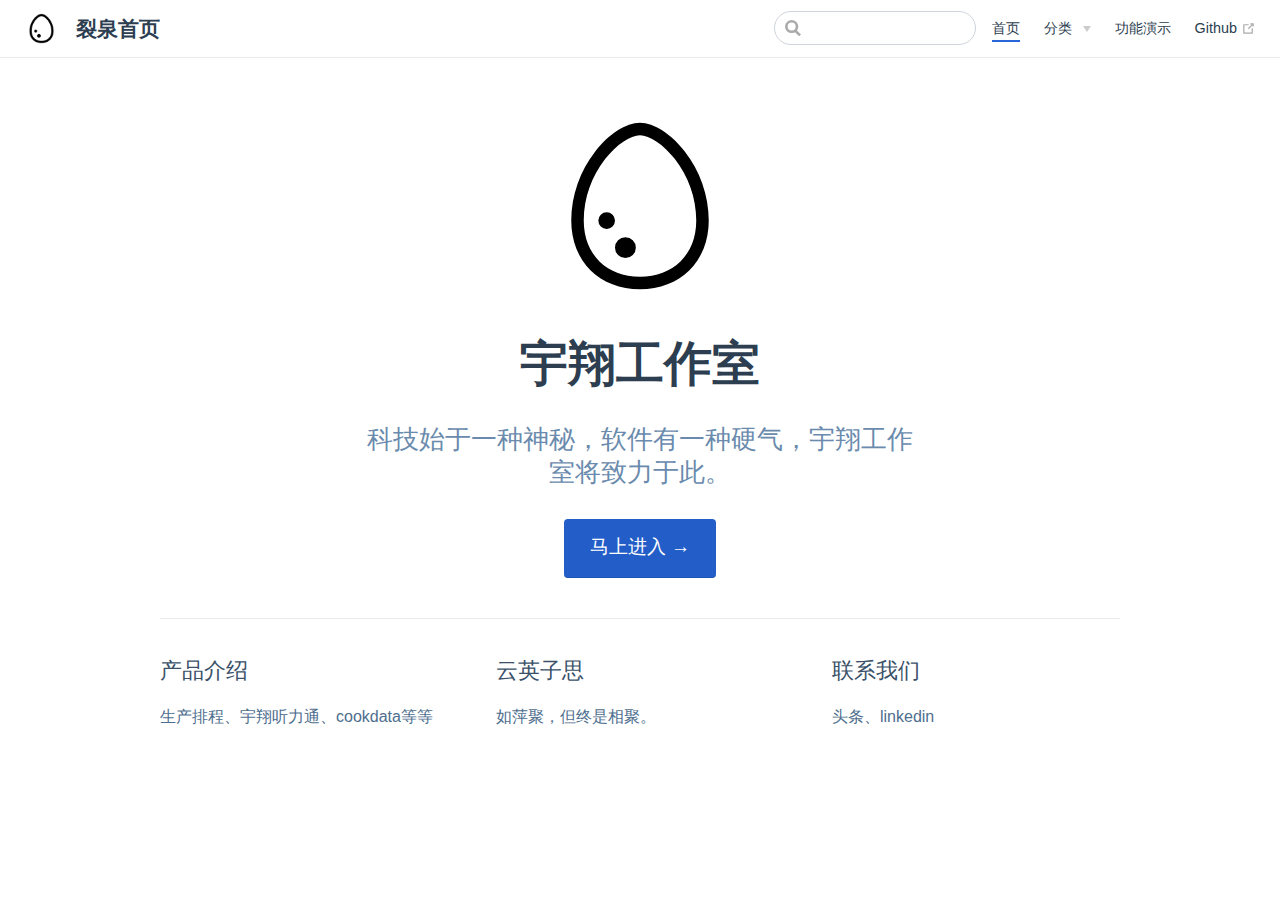
<file: index.html>
<!DOCTYPE html>
<html lang="en-US">
  <head>
    <meta charset="utf-8">
    <meta name="viewport" content="width=device-width,initial-scale=1">
    <title>裂泉首页</title>
    <meta name="generator" content="VuePress 1.8.2">
    <link rel="icon" href="/egg.png">
    <meta name="description" content="裂泉的前端记录">
    
    <link rel="preload" href="/assets/css/0.styles.2e439d68.css" as="style"><link rel="preload" href="/assets/js/app.6ad8cc41.js" as="script"><link rel="preload" href="/assets/js/2.563133bb.js" as="script"><link rel="preload" href="/assets/js/9.22050a7b.js" as="script"><link rel="prefetch" href="/assets/js/10.48972275.js"><link rel="prefetch" href="/assets/js/11.d6ef512c.js"><link rel="prefetch" href="/assets/js/12.2a4e392f.js"><link rel="prefetch" href="/assets/js/13.192d5bf8.js"><link rel="prefetch" href="/assets/js/14.5380fa94.js"><link rel="prefetch" href="/assets/js/15.8cd71659.js"><link rel="prefetch" href="/assets/js/16.5071f476.js"><link rel="prefetch" href="/assets/js/17.b333a7b7.js"><link rel="prefetch" href="/assets/js/3.785ba4e1.js"><link rel="prefetch" href="/assets/js/4.1b315713.js"><link rel="prefetch" href="/assets/js/5.60d772ae.js"><link rel="prefetch" href="/assets/js/6.371eb9e4.js"><link rel="prefetch" href="/assets/js/7.e42fde82.js"><link rel="prefetch" href="/assets/js/8.9e375ef8.js">
    <link rel="stylesheet" href="/assets/css/0.styles.2e439d68.css">
  </head>
  <body>
    <div id="app" data-server-rendered="true"><div class="theme-container no-sidebar"><header class="navbar"><div class="sidebar-button"><svg xmlns="http://www.w3.org/2000/svg" aria-hidden="true" role="img" viewBox="0 0 448 512" class="icon"><path fill="currentColor" d="M436 124H12c-6.627 0-12-5.373-12-12V80c0-6.627 5.373-12 12-12h424c6.627 0 12 5.373 12 12v32c0 6.627-5.373 12-12 12zm0 160H12c-6.627 0-12-5.373-12-12v-32c0-6.627 5.373-12 12-12h424c6.627 0 12 5.373 12 12v32c0 6.627-5.373 12-12 12zm0 160H12c-6.627 0-12-5.373-12-12v-32c0-6.627 5.373-12 12-12h424c6.627 0 12 5.373 12 12v32c0 6.627-5.373 12-12 12z"></path></svg></div> <a href="/" aria-current="page" class="home-link router-link-exact-active router-link-active"><img src="/egg.png" alt="裂泉首页" class="logo"> <span class="site-name can-hide">裂泉首页</span></a> <div class="links"><div class="search-box"><input aria-label="Search" autocomplete="off" spellcheck="false" value=""> <!----></div> <nav class="nav-links can-hide"><div class="nav-item"><a href="/" aria-current="page" class="nav-link router-link-exact-active router-link-active">
  首页
</a></div><div class="nav-item"><div class="dropdown-wrapper"><button type="button" aria-label="分类" class="dropdown-title"><span class="title">分类</span> <span class="arrow down"></span></button> <button type="button" aria-label="分类" class="mobile-dropdown-title"><span class="title">分类</span> <span class="arrow right"></span></button> <ul class="nav-dropdown" style="display:none;"><li class="dropdown-item"><!----> <a href="/pages/folder1/test1.html" class="nav-link">
  文章
</a></li><li class="dropdown-item"><!----> <a href="/pages/folder2/test4.html" class="nav-link">
  琐碎
</a></li></ul></div></div><div class="nav-item"><a href="/pages/folder1/test3.html" class="nav-link">
  功能演示
</a></div><div class="nav-item"><a href="https://github.com/dwanda" target="_blank" rel="noopener noreferrer" class="nav-link external">
  Github
  <span><svg xmlns="http://www.w3.org/2000/svg" aria-hidden="true" focusable="false" x="0px" y="0px" viewBox="0 0 100 100" width="15" height="15" class="icon outbound"><path fill="currentColor" d="M18.8,85.1h56l0,0c2.2,0,4-1.8,4-4v-32h-8v28h-48v-48h28v-8h-32l0,0c-2.2,0-4,1.8-4,4v56C14.8,83.3,16.6,85.1,18.8,85.1z"></path> <polygon fill="currentColor" points="45.7,48.7 51.3,54.3 77.2,28.5 77.2,37.2 85.2,37.2 85.2,14.9 62.8,14.9 62.8,22.9 71.5,22.9"></polygon></svg> <span class="sr-only">(opens new window)</span></span></a></div> <!----></nav></div></header> <div class="sidebar-mask"></div> <aside class="sidebar"><nav class="nav-links"><div class="nav-item"><a href="/" aria-current="page" class="nav-link router-link-exact-active router-link-active">
  首页
</a></div><div class="nav-item"><div class="dropdown-wrapper"><button type="button" aria-label="分类" class="dropdown-title"><span class="title">分类</span> <span class="arrow down"></span></button> <button type="button" aria-label="分类" class="mobile-dropdown-title"><span class="title">分类</span> <span class="arrow right"></span></button> <ul class="nav-dropdown" style="display:none;"><li class="dropdown-item"><!----> <a href="/pages/folder1/test1.html" class="nav-link">
  文章
</a></li><li class="dropdown-item"><!----> <a href="/pages/folder2/test4.html" class="nav-link">
  琐碎
</a></li></ul></div></div><div class="nav-item"><a href="/pages/folder1/test3.html" class="nav-link">
  功能演示
</a></div><div class="nav-item"><a href="https://github.com/dwanda" target="_blank" rel="noopener noreferrer" class="nav-link external">
  Github
  <span><svg xmlns="http://www.w3.org/2000/svg" aria-hidden="true" focusable="false" x="0px" y="0px" viewBox="0 0 100 100" width="15" height="15" class="icon outbound"><path fill="currentColor" d="M18.8,85.1h56l0,0c2.2,0,4-1.8,4-4v-32h-8v28h-48v-48h28v-8h-32l0,0c-2.2,0-4,1.8-4,4v56C14.8,83.3,16.6,85.1,18.8,85.1z"></path> <polygon fill="currentColor" points="45.7,48.7 51.3,54.3 77.2,28.5 77.2,37.2 85.2,37.2 85.2,14.9 62.8,14.9 62.8,22.9 71.5,22.9"></polygon></svg> <span class="sr-only">(opens new window)</span></span></a></div> <!----></nav>  <!----> </aside> <main aria-labelledby="main-title" class="home"><header class="hero"><img src="/egg.png" alt="hero"> <h1 id="main-title">
      宇翔工作室
    </h1> <p class="description">
      科技始于一种神秘，软件有一种硬气，宇翔工作室将致力于此。
    </p> <p class="action"><a href="/pages/yxStudio/index.html" class="nav-link action-button">
  马上进入 →
</a></p></header> <div class="features"><div class="feature"><h2>产品介绍</h2> <p>生产排程、宇翔听力通、cookdata等等</p></div><div class="feature"><h2>云英子思</h2> <p>如萍聚，但终是相聚。</p></div><div class="feature"><h2>联系我们</h2> <p>头条、linkedin</p></div></div> <div class="theme-default-content custom content__default"></div> <!----></main></div><div class="global-ui"></div></div>
    <script src="/assets/js/app.6ad8cc41.js" defer></script><script src="/assets/js/2.563133bb.js" defer></script><script src="/assets/js/9.22050a7b.js" defer></script>
  </body>
</html>
</file>
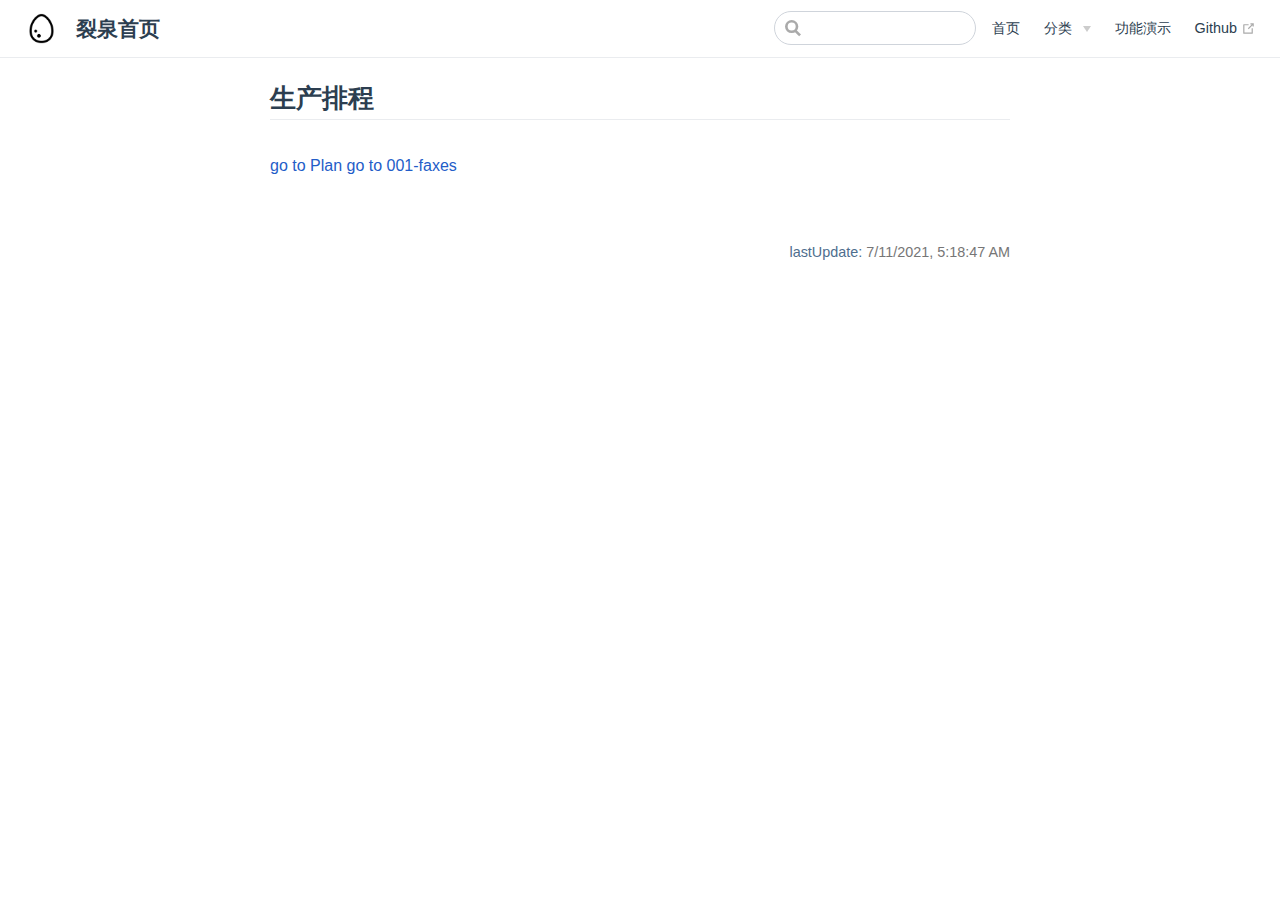
<file: pages/yxStudio/index.html>
<!DOCTYPE html>
<html lang="en-US">
  <head>
    <meta charset="utf-8">
    <meta name="viewport" content="width=device-width,initial-scale=1">
    <title>生产排程 | 裂泉首页</title>
    <meta name="generator" content="VuePress 1.8.2">
    <link rel="icon" href="/egg.png">
    <meta name="description" content="裂泉的前端记录">
    
    <link rel="preload" href="/assets/css/0.styles.2e439d68.css" as="style"><link rel="preload" href="/assets/js/app.6ad8cc41.js" as="script"><link rel="preload" href="/assets/js/2.563133bb.js" as="script"><link rel="preload" href="/assets/js/14.5380fa94.js" as="script"><link rel="prefetch" href="/assets/js/10.48972275.js"><link rel="prefetch" href="/assets/js/11.d6ef512c.js"><link rel="prefetch" href="/assets/js/12.2a4e392f.js"><link rel="prefetch" href="/assets/js/13.192d5bf8.js"><link rel="prefetch" href="/assets/js/15.8cd71659.js"><link rel="prefetch" href="/assets/js/16.5071f476.js"><link rel="prefetch" href="/assets/js/17.b333a7b7.js"><link rel="prefetch" href="/assets/js/3.785ba4e1.js"><link rel="prefetch" href="/assets/js/4.1b315713.js"><link rel="prefetch" href="/assets/js/5.60d772ae.js"><link rel="prefetch" href="/assets/js/6.371eb9e4.js"><link rel="prefetch" href="/assets/js/7.e42fde82.js"><link rel="prefetch" href="/assets/js/8.9e375ef8.js"><link rel="prefetch" href="/assets/js/9.22050a7b.js">
    <link rel="stylesheet" href="/assets/css/0.styles.2e439d68.css">
  </head>
  <body>
    <div id="app" data-server-rendered="true"><div class="theme-container no-sidebar"><header class="navbar"><div class="sidebar-button"><svg xmlns="http://www.w3.org/2000/svg" aria-hidden="true" role="img" viewBox="0 0 448 512" class="icon"><path fill="currentColor" d="M436 124H12c-6.627 0-12-5.373-12-12V80c0-6.627 5.373-12 12-12h424c6.627 0 12 5.373 12 12v32c0 6.627-5.373 12-12 12zm0 160H12c-6.627 0-12-5.373-12-12v-32c0-6.627 5.373-12 12-12h424c6.627 0 12 5.373 12 12v32c0 6.627-5.373 12-12 12zm0 160H12c-6.627 0-12-5.373-12-12v-32c0-6.627 5.373-12 12-12h424c6.627 0 12 5.373 12 12v32c0 6.627-5.373 12-12 12z"></path></svg></div> <a href="/" class="home-link router-link-active"><img src="/egg.png" alt="裂泉首页" class="logo"> <span class="site-name can-hide">裂泉首页</span></a> <div class="links"><div class="search-box"><input aria-label="Search" autocomplete="off" spellcheck="false" value=""> <!----></div> <nav class="nav-links can-hide"><div class="nav-item"><a href="/" class="nav-link">
  首页
</a></div><div class="nav-item"><div class="dropdown-wrapper"><button type="button" aria-label="分类" class="dropdown-title"><span class="title">分类</span> <span class="arrow down"></span></button> <button type="button" aria-label="分类" class="mobile-dropdown-title"><span class="title">分类</span> <span class="arrow right"></span></button> <ul class="nav-dropdown" style="display:none;"><li class="dropdown-item"><!----> <a href="/pages/folder1/test1.html" class="nav-link">
  文章
</a></li><li class="dropdown-item"><!----> <a href="/pages/folder2/test4.html" class="nav-link">
  琐碎
</a></li></ul></div></div><div class="nav-item"><a href="/pages/folder1/test3.html" class="nav-link">
  功能演示
</a></div><div class="nav-item"><a href="https://github.com/dwanda" target="_blank" rel="noopener noreferrer" class="nav-link external">
  Github
  <span><svg xmlns="http://www.w3.org/2000/svg" aria-hidden="true" focusable="false" x="0px" y="0px" viewBox="0 0 100 100" width="15" height="15" class="icon outbound"><path fill="currentColor" d="M18.8,85.1h56l0,0c2.2,0,4-1.8,4-4v-32h-8v28h-48v-48h28v-8h-32l0,0c-2.2,0-4,1.8-4,4v56C14.8,83.3,16.6,85.1,18.8,85.1z"></path> <polygon fill="currentColor" points="45.7,48.7 51.3,54.3 77.2,28.5 77.2,37.2 85.2,37.2 85.2,14.9 62.8,14.9 62.8,22.9 71.5,22.9"></polygon></svg> <span class="sr-only">(opens new window)</span></span></a></div> <!----></nav></div></header> <div class="sidebar-mask"></div> <aside class="sidebar"><nav class="nav-links"><div class="nav-item"><a href="/" class="nav-link">
  首页
</a></div><div class="nav-item"><div class="dropdown-wrapper"><button type="button" aria-label="分类" class="dropdown-title"><span class="title">分类</span> <span class="arrow down"></span></button> <button type="button" aria-label="分类" class="mobile-dropdown-title"><span class="title">分类</span> <span class="arrow right"></span></button> <ul class="nav-dropdown" style="display:none;"><li class="dropdown-item"><!----> <a href="/pages/folder1/test1.html" class="nav-link">
  文章
</a></li><li class="dropdown-item"><!----> <a href="/pages/folder2/test4.html" class="nav-link">
  琐碎
</a></li></ul></div></div><div class="nav-item"><a href="/pages/folder1/test3.html" class="nav-link">
  功能演示
</a></div><div class="nav-item"><a href="https://github.com/dwanda" target="_blank" rel="noopener noreferrer" class="nav-link external">
  Github
  <span><svg xmlns="http://www.w3.org/2000/svg" aria-hidden="true" focusable="false" x="0px" y="0px" viewBox="0 0 100 100" width="15" height="15" class="icon outbound"><path fill="currentColor" d="M18.8,85.1h56l0,0c2.2,0,4-1.8,4-4v-32h-8v28h-48v-48h28v-8h-32l0,0c-2.2,0-4,1.8-4,4v56C14.8,83.3,16.6,85.1,18.8,85.1z"></path> <polygon fill="currentColor" points="45.7,48.7 51.3,54.3 77.2,28.5 77.2,37.2 85.2,37.2 85.2,14.9 62.8,14.9 62.8,22.9 71.5,22.9"></polygon></svg> <span class="sr-only">(opens new window)</span></span></a></div> <!----></nav>  <!----> </aside> <main class="page"> <div class="theme-default-content content__default"><h2 id="生产排程"><a href="#生产排程" class="header-anchor">#</a> 生产排程</h2> <p><a href="/pages/yxStudio/intro_production/ShengChanPaiCheng.html">go to Plan</a> <a href="/pages/2fc2f694ca8b02ab000d7fddda32818fc/bizEnglish100Topic/001_Faxes.html">go to 001-faxes</a></p></div> <footer class="page-edit"><!----> <div class="last-updated"><span class="prefix">lastUpdate:</span> <span class="time">7/11/2021, 5:18:47 AM</span></div></footer> <!----> </main></div><div class="global-ui"></div></div>
    <script src="/assets/js/app.6ad8cc41.js" defer></script><script src="/assets/js/2.563133bb.js" defer></script><script src="/assets/js/14.5380fa94.js" defer></script>
  </body>
</html>
</file>
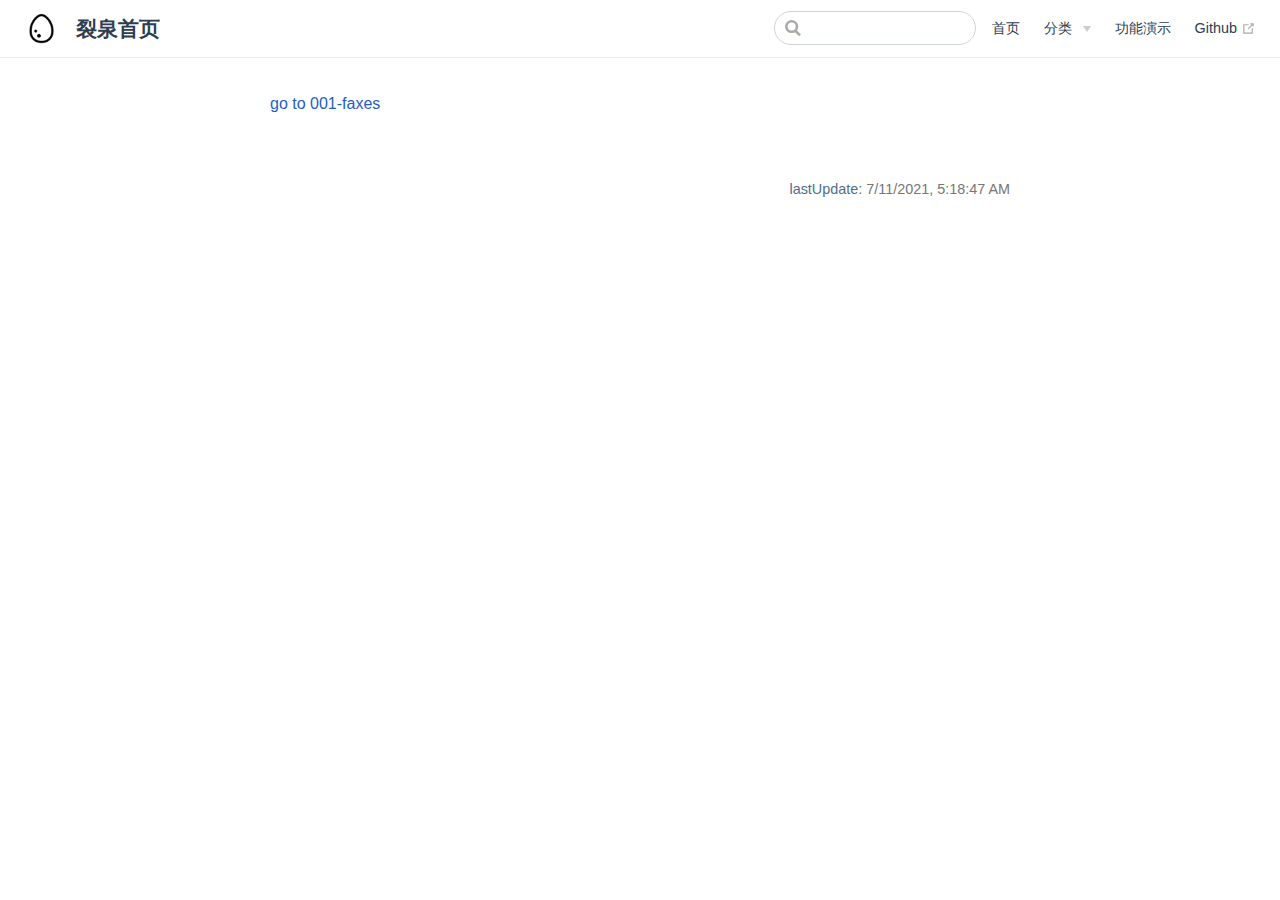
<file: pages/2fc2f694ca8b02ab000d7fddda32818fc/bizEnglish100Topic/index.html>
<!DOCTYPE html>
<html lang="en-US">
  <head>
    <meta charset="utf-8">
    <meta name="viewport" content="width=device-width,initial-scale=1">
    <title>裂泉首页</title>
    <meta name="generator" content="VuePress 1.8.2">
    <link rel="icon" href="/egg.png">
    <meta name="description" content="裂泉的前端记录">
    
    <link rel="preload" href="/assets/css/0.styles.2e439d68.css" as="style"><link rel="preload" href="/assets/js/app.6ad8cc41.js" as="script"><link rel="preload" href="/assets/js/2.563133bb.js" as="script"><link rel="preload" href="/assets/js/11.d6ef512c.js" as="script"><link rel="prefetch" href="/assets/js/10.48972275.js"><link rel="prefetch" href="/assets/js/12.2a4e392f.js"><link rel="prefetch" href="/assets/js/13.192d5bf8.js"><link rel="prefetch" href="/assets/js/14.5380fa94.js"><link rel="prefetch" href="/assets/js/15.8cd71659.js"><link rel="prefetch" href="/assets/js/16.5071f476.js"><link rel="prefetch" href="/assets/js/17.b333a7b7.js"><link rel="prefetch" href="/assets/js/3.785ba4e1.js"><link rel="prefetch" href="/assets/js/4.1b315713.js"><link rel="prefetch" href="/assets/js/5.60d772ae.js"><link rel="prefetch" href="/assets/js/6.371eb9e4.js"><link rel="prefetch" href="/assets/js/7.e42fde82.js"><link rel="prefetch" href="/assets/js/8.9e375ef8.js"><link rel="prefetch" href="/assets/js/9.22050a7b.js">
    <link rel="stylesheet" href="/assets/css/0.styles.2e439d68.css">
  </head>
  <body>
    <div id="app" data-server-rendered="true"><div class="theme-container no-sidebar"><header class="navbar"><div class="sidebar-button"><svg xmlns="http://www.w3.org/2000/svg" aria-hidden="true" role="img" viewBox="0 0 448 512" class="icon"><path fill="currentColor" d="M436 124H12c-6.627 0-12-5.373-12-12V80c0-6.627 5.373-12 12-12h424c6.627 0 12 5.373 12 12v32c0 6.627-5.373 12-12 12zm0 160H12c-6.627 0-12-5.373-12-12v-32c0-6.627 5.373-12 12-12h424c6.627 0 12 5.373 12 12v32c0 6.627-5.373 12-12 12zm0 160H12c-6.627 0-12-5.373-12-12v-32c0-6.627 5.373-12 12-12h424c6.627 0 12 5.373 12 12v32c0 6.627-5.373 12-12 12z"></path></svg></div> <a href="/" class="home-link router-link-active"><img src="/egg.png" alt="裂泉首页" class="logo"> <span class="site-name can-hide">裂泉首页</span></a> <div class="links"><div class="search-box"><input aria-label="Search" autocomplete="off" spellcheck="false" value=""> <!----></div> <nav class="nav-links can-hide"><div class="nav-item"><a href="/" class="nav-link">
  首页
</a></div><div class="nav-item"><div class="dropdown-wrapper"><button type="button" aria-label="分类" class="dropdown-title"><span class="title">分类</span> <span class="arrow down"></span></button> <button type="button" aria-label="分类" class="mobile-dropdown-title"><span class="title">分类</span> <span class="arrow right"></span></button> <ul class="nav-dropdown" style="display:none;"><li class="dropdown-item"><!----> <a href="/pages/folder1/test1.html" class="nav-link">
  文章
</a></li><li class="dropdown-item"><!----> <a href="/pages/folder2/test4.html" class="nav-link">
  琐碎
</a></li></ul></div></div><div class="nav-item"><a href="/pages/folder1/test3.html" class="nav-link">
  功能演示
</a></div><div class="nav-item"><a href="https://github.com/dwanda" target="_blank" rel="noopener noreferrer" class="nav-link external">
  Github
  <span><svg xmlns="http://www.w3.org/2000/svg" aria-hidden="true" focusable="false" x="0px" y="0px" viewBox="0 0 100 100" width="15" height="15" class="icon outbound"><path fill="currentColor" d="M18.8,85.1h56l0,0c2.2,0,4-1.8,4-4v-32h-8v28h-48v-48h28v-8h-32l0,0c-2.2,0-4,1.8-4,4v56C14.8,83.3,16.6,85.1,18.8,85.1z"></path> <polygon fill="currentColor" points="45.7,48.7 51.3,54.3 77.2,28.5 77.2,37.2 85.2,37.2 85.2,14.9 62.8,14.9 62.8,22.9 71.5,22.9"></polygon></svg> <span class="sr-only">(opens new window)</span></span></a></div> <!----></nav></div></header> <div class="sidebar-mask"></div> <aside class="sidebar"><nav class="nav-links"><div class="nav-item"><a href="/" class="nav-link">
  首页
</a></div><div class="nav-item"><div class="dropdown-wrapper"><button type="button" aria-label="分类" class="dropdown-title"><span class="title">分类</span> <span class="arrow down"></span></button> <button type="button" aria-label="分类" class="mobile-dropdown-title"><span class="title">分类</span> <span class="arrow right"></span></button> <ul class="nav-dropdown" style="display:none;"><li class="dropdown-item"><!----> <a href="/pages/folder1/test1.html" class="nav-link">
  文章
</a></li><li class="dropdown-item"><!----> <a href="/pages/folder2/test4.html" class="nav-link">
  琐碎
</a></li></ul></div></div><div class="nav-item"><a href="/pages/folder1/test3.html" class="nav-link">
  功能演示
</a></div><div class="nav-item"><a href="https://github.com/dwanda" target="_blank" rel="noopener noreferrer" class="nav-link external">
  Github
  <span><svg xmlns="http://www.w3.org/2000/svg" aria-hidden="true" focusable="false" x="0px" y="0px" viewBox="0 0 100 100" width="15" height="15" class="icon outbound"><path fill="currentColor" d="M18.8,85.1h56l0,0c2.2,0,4-1.8,4-4v-32h-8v28h-48v-48h28v-8h-32l0,0c-2.2,0-4,1.8-4,4v56C14.8,83.3,16.6,85.1,18.8,85.1z"></path> <polygon fill="currentColor" points="45.7,48.7 51.3,54.3 77.2,28.5 77.2,37.2 85.2,37.2 85.2,14.9 62.8,14.9 62.8,22.9 71.5,22.9"></polygon></svg> <span class="sr-only">(opens new window)</span></span></a></div> <!----></nav>  <!----> </aside> <main class="page"> <div class="theme-default-content content__default"><p><a href="/pages/2fc2f694ca8b02ab000d7fddda32818fc/bizEnglish100Topic/001_Faxes.html">go to 001-faxes</a></p></div> <footer class="page-edit"><!----> <div class="last-updated"><span class="prefix">lastUpdate:</span> <span class="time">7/11/2021, 5:18:47 AM</span></div></footer> <!----> </main></div><div class="global-ui"></div></div>
    <script src="/assets/js/app.6ad8cc41.js" defer></script><script src="/assets/js/2.563133bb.js" defer></script><script src="/assets/js/11.d6ef512c.js" defer></script>
  </body>
</html>
</file>
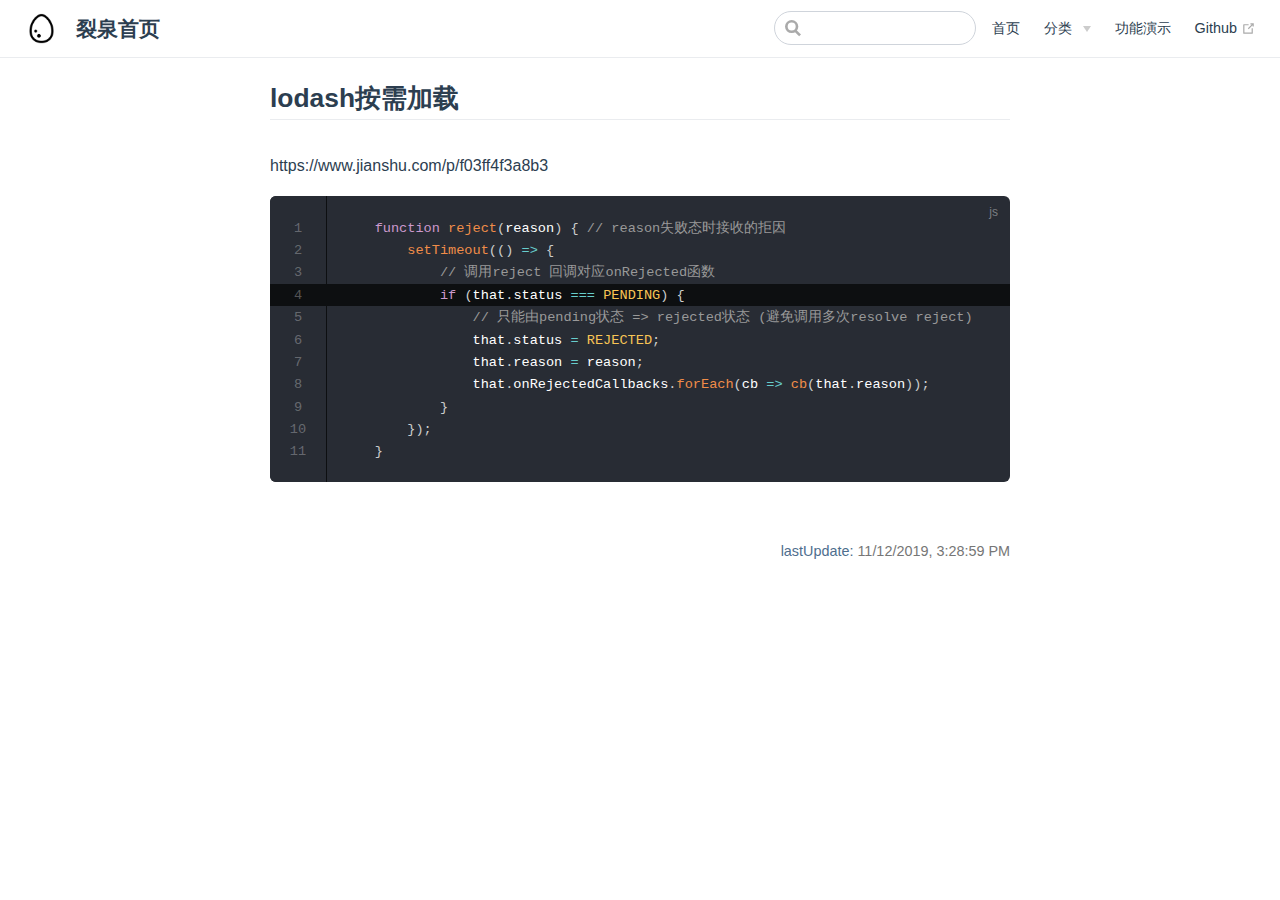
<file: pages/folder2/test4.html>
<!DOCTYPE html>
<html lang="en-US">
  <head>
    <meta charset="utf-8">
    <meta name="viewport" content="width=device-width,initial-scale=1">
    <title>lodash按需加载 | 裂泉首页</title>
    <meta name="generator" content="VuePress 1.8.2">
    <link rel="icon" href="/egg.png">
    <meta name="description" content="裂泉的前端记录">
    
    <link rel="preload" href="/assets/css/0.styles.2e439d68.css" as="style"><link rel="preload" href="/assets/js/app.6ad8cc41.js" as="script"><link rel="preload" href="/assets/js/2.563133bb.js" as="script"><link rel="preload" href="/assets/js/12.2a4e392f.js" as="script"><link rel="prefetch" href="/assets/js/10.48972275.js"><link rel="prefetch" href="/assets/js/11.d6ef512c.js"><link rel="prefetch" href="/assets/js/13.192d5bf8.js"><link rel="prefetch" href="/assets/js/14.5380fa94.js"><link rel="prefetch" href="/assets/js/15.8cd71659.js"><link rel="prefetch" href="/assets/js/16.5071f476.js"><link rel="prefetch" href="/assets/js/17.b333a7b7.js"><link rel="prefetch" href="/assets/js/3.785ba4e1.js"><link rel="prefetch" href="/assets/js/4.1b315713.js"><link rel="prefetch" href="/assets/js/5.60d772ae.js"><link rel="prefetch" href="/assets/js/6.371eb9e4.js"><link rel="prefetch" href="/assets/js/7.e42fde82.js"><link rel="prefetch" href="/assets/js/8.9e375ef8.js"><link rel="prefetch" href="/assets/js/9.22050a7b.js">
    <link rel="stylesheet" href="/assets/css/0.styles.2e439d68.css">
  </head>
  <body>
    <div id="app" data-server-rendered="true"><div class="theme-container no-sidebar"><header class="navbar"><div class="sidebar-button"><svg xmlns="http://www.w3.org/2000/svg" aria-hidden="true" role="img" viewBox="0 0 448 512" class="icon"><path fill="currentColor" d="M436 124H12c-6.627 0-12-5.373-12-12V80c0-6.627 5.373-12 12-12h424c6.627 0 12 5.373 12 12v32c0 6.627-5.373 12-12 12zm0 160H12c-6.627 0-12-5.373-12-12v-32c0-6.627 5.373-12 12-12h424c6.627 0 12 5.373 12 12v32c0 6.627-5.373 12-12 12zm0 160H12c-6.627 0-12-5.373-12-12v-32c0-6.627 5.373-12 12-12h424c6.627 0 12 5.373 12 12v32c0 6.627-5.373 12-12 12z"></path></svg></div> <a href="/" class="home-link router-link-active"><img src="/egg.png" alt="裂泉首页" class="logo"> <span class="site-name can-hide">裂泉首页</span></a> <div class="links"><div class="search-box"><input aria-label="Search" autocomplete="off" spellcheck="false" value=""> <!----></div> <nav class="nav-links can-hide"><div class="nav-item"><a href="/" class="nav-link">
  首页
</a></div><div class="nav-item"><div class="dropdown-wrapper"><button type="button" aria-label="分类" class="dropdown-title"><span class="title">分类</span> <span class="arrow down"></span></button> <button type="button" aria-label="分类" class="mobile-dropdown-title"><span class="title">分类</span> <span class="arrow right"></span></button> <ul class="nav-dropdown" style="display:none;"><li class="dropdown-item"><!----> <a href="/pages/folder1/test1.html" class="nav-link">
  文章
</a></li><li class="dropdown-item"><!----> <a href="/pages/folder2/test4.html" aria-current="page" class="nav-link router-link-exact-active router-link-active">
  琐碎
</a></li></ul></div></div><div class="nav-item"><a href="/pages/folder1/test3.html" class="nav-link">
  功能演示
</a></div><div class="nav-item"><a href="https://github.com/dwanda" target="_blank" rel="noopener noreferrer" class="nav-link external">
  Github
  <span><svg xmlns="http://www.w3.org/2000/svg" aria-hidden="true" focusable="false" x="0px" y="0px" viewBox="0 0 100 100" width="15" height="15" class="icon outbound"><path fill="currentColor" d="M18.8,85.1h56l0,0c2.2,0,4-1.8,4-4v-32h-8v28h-48v-48h28v-8h-32l0,0c-2.2,0-4,1.8-4,4v56C14.8,83.3,16.6,85.1,18.8,85.1z"></path> <polygon fill="currentColor" points="45.7,48.7 51.3,54.3 77.2,28.5 77.2,37.2 85.2,37.2 85.2,14.9 62.8,14.9 62.8,22.9 71.5,22.9"></polygon></svg> <span class="sr-only">(opens new window)</span></span></a></div> <!----></nav></div></header> <div class="sidebar-mask"></div> <aside class="sidebar"><nav class="nav-links"><div class="nav-item"><a href="/" class="nav-link">
  首页
</a></div><div class="nav-item"><div class="dropdown-wrapper"><button type="button" aria-label="分类" class="dropdown-title"><span class="title">分类</span> <span class="arrow down"></span></button> <button type="button" aria-label="分类" class="mobile-dropdown-title"><span class="title">分类</span> <span class="arrow right"></span></button> <ul class="nav-dropdown" style="display:none;"><li class="dropdown-item"><!----> <a href="/pages/folder1/test1.html" class="nav-link">
  文章
</a></li><li class="dropdown-item"><!----> <a href="/pages/folder2/test4.html" aria-current="page" class="nav-link router-link-exact-active router-link-active">
  琐碎
</a></li></ul></div></div><div class="nav-item"><a href="/pages/folder1/test3.html" class="nav-link">
  功能演示
</a></div><div class="nav-item"><a href="https://github.com/dwanda" target="_blank" rel="noopener noreferrer" class="nav-link external">
  Github
  <span><svg xmlns="http://www.w3.org/2000/svg" aria-hidden="true" focusable="false" x="0px" y="0px" viewBox="0 0 100 100" width="15" height="15" class="icon outbound"><path fill="currentColor" d="M18.8,85.1h56l0,0c2.2,0,4-1.8,4-4v-32h-8v28h-48v-48h28v-8h-32l0,0c-2.2,0-4,1.8-4,4v56C14.8,83.3,16.6,85.1,18.8,85.1z"></path> <polygon fill="currentColor" points="45.7,48.7 51.3,54.3 77.2,28.5 77.2,37.2 85.2,37.2 85.2,14.9 62.8,14.9 62.8,22.9 71.5,22.9"></polygon></svg> <span class="sr-only">(opens new window)</span></span></a></div> <!----></nav>  <!----> </aside> <main class="page"> <div class="theme-default-content content__default"><h2 id="lodash按需加载"><a href="#lodash按需加载" class="header-anchor">#</a> lodash按需加载</h2> <p>https://www.jianshu.com/p/f03ff4f3a8b3</p> <div class="language-js line-numbers-mode"><div class="highlight-lines"><br><br><br><div class="highlighted"> </div><br><br><br><br><br><br><br><br></div><pre class="language-js"><code>    <span class="token keyword">function</span> <span class="token function">reject</span><span class="token punctuation">(</span><span class="token parameter">reason</span><span class="token punctuation">)</span> <span class="token punctuation">{</span> <span class="token comment">// reason失败态时接收的拒因</span>
        <span class="token function">setTimeout</span><span class="token punctuation">(</span><span class="token punctuation">(</span><span class="token punctuation">)</span> <span class="token operator">=&gt;</span> <span class="token punctuation">{</span>
            <span class="token comment">// 调用reject 回调对应onRejected函数</span>
            <span class="token keyword">if</span> <span class="token punctuation">(</span>that<span class="token punctuation">.</span>status <span class="token operator">===</span> <span class="token constant">PENDING</span><span class="token punctuation">)</span> <span class="token punctuation">{</span>
                <span class="token comment">// 只能由pending状态 =&gt; rejected状态 (避免调用多次resolve reject)</span>
                that<span class="token punctuation">.</span>status <span class="token operator">=</span> <span class="token constant">REJECTED</span><span class="token punctuation">;</span>
                that<span class="token punctuation">.</span>reason <span class="token operator">=</span> reason<span class="token punctuation">;</span>
                that<span class="token punctuation">.</span>onRejectedCallbacks<span class="token punctuation">.</span><span class="token function">forEach</span><span class="token punctuation">(</span><span class="token parameter">cb</span> <span class="token operator">=&gt;</span> <span class="token function">cb</span><span class="token punctuation">(</span>that<span class="token punctuation">.</span>reason<span class="token punctuation">)</span><span class="token punctuation">)</span><span class="token punctuation">;</span>
            <span class="token punctuation">}</span>
        <span class="token punctuation">}</span><span class="token punctuation">)</span><span class="token punctuation">;</span>
    <span class="token punctuation">}</span>
</code></pre><div class="line-numbers-wrapper"><span class="line-number">1</span><br><span class="line-number">2</span><br><span class="line-number">3</span><br><span class="line-number">4</span><br><span class="line-number">5</span><br><span class="line-number">6</span><br><span class="line-number">7</span><br><span class="line-number">8</span><br><span class="line-number">9</span><br><span class="line-number">10</span><br><span class="line-number">11</span><br></div></div></div> <footer class="page-edit"><!----> <div class="last-updated"><span class="prefix">lastUpdate:</span> <span class="time">11/12/2019, 3:28:59 PM</span></div></footer> <!----> </main></div><div class="global-ui"></div></div>
    <script src="/assets/js/app.6ad8cc41.js" defer></script><script src="/assets/js/2.563133bb.js" defer></script><script src="/assets/js/12.2a4e392f.js" defer></script>
  </body>
</html>
</file>
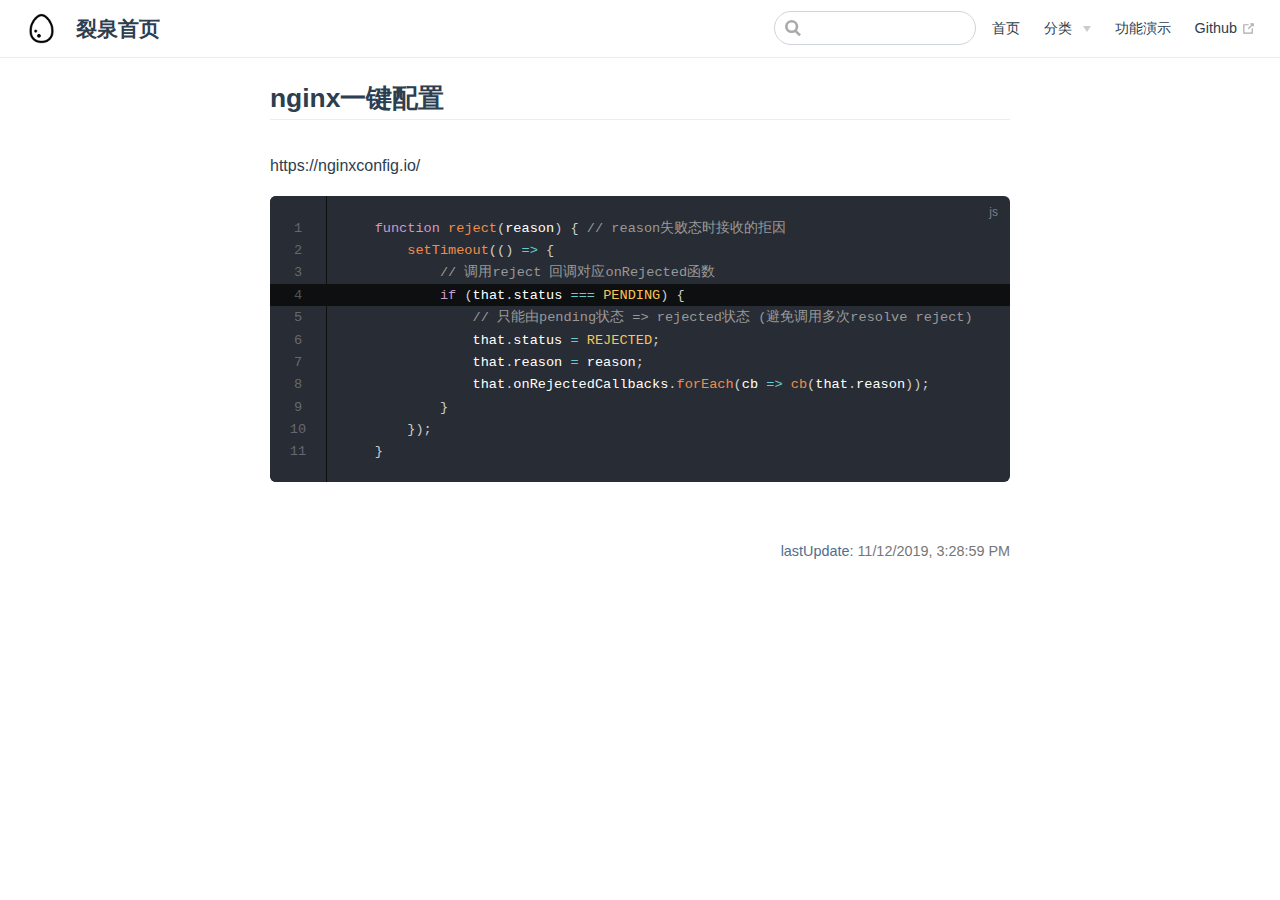
<file: pages/folder2/test5.html>
<!DOCTYPE html>
<html lang="en-US">
  <head>
    <meta charset="utf-8">
    <meta name="viewport" content="width=device-width,initial-scale=1">
    <title>nginx一键配置 | 裂泉首页</title>
    <meta name="generator" content="VuePress 1.8.2">
    <link rel="icon" href="/egg.png">
    <meta name="description" content="裂泉的前端记录">
    
    <link rel="preload" href="/assets/css/0.styles.2e439d68.css" as="style"><link rel="preload" href="/assets/js/app.6ad8cc41.js" as="script"><link rel="preload" href="/assets/js/2.563133bb.js" as="script"><link rel="preload" href="/assets/js/13.192d5bf8.js" as="script"><link rel="prefetch" href="/assets/js/10.48972275.js"><link rel="prefetch" href="/assets/js/11.d6ef512c.js"><link rel="prefetch" href="/assets/js/12.2a4e392f.js"><link rel="prefetch" href="/assets/js/14.5380fa94.js"><link rel="prefetch" href="/assets/js/15.8cd71659.js"><link rel="prefetch" href="/assets/js/16.5071f476.js"><link rel="prefetch" href="/assets/js/17.b333a7b7.js"><link rel="prefetch" href="/assets/js/3.785ba4e1.js"><link rel="prefetch" href="/assets/js/4.1b315713.js"><link rel="prefetch" href="/assets/js/5.60d772ae.js"><link rel="prefetch" href="/assets/js/6.371eb9e4.js"><link rel="prefetch" href="/assets/js/7.e42fde82.js"><link rel="prefetch" href="/assets/js/8.9e375ef8.js"><link rel="prefetch" href="/assets/js/9.22050a7b.js">
    <link rel="stylesheet" href="/assets/css/0.styles.2e439d68.css">
  </head>
  <body>
    <div id="app" data-server-rendered="true"><div class="theme-container no-sidebar"><header class="navbar"><div class="sidebar-button"><svg xmlns="http://www.w3.org/2000/svg" aria-hidden="true" role="img" viewBox="0 0 448 512" class="icon"><path fill="currentColor" d="M436 124H12c-6.627 0-12-5.373-12-12V80c0-6.627 5.373-12 12-12h424c6.627 0 12 5.373 12 12v32c0 6.627-5.373 12-12 12zm0 160H12c-6.627 0-12-5.373-12-12v-32c0-6.627 5.373-12 12-12h424c6.627 0 12 5.373 12 12v32c0 6.627-5.373 12-12 12zm0 160H12c-6.627 0-12-5.373-12-12v-32c0-6.627 5.373-12 12-12h424c6.627 0 12 5.373 12 12v32c0 6.627-5.373 12-12 12z"></path></svg></div> <a href="/" class="home-link router-link-active"><img src="/egg.png" alt="裂泉首页" class="logo"> <span class="site-name can-hide">裂泉首页</span></a> <div class="links"><div class="search-box"><input aria-label="Search" autocomplete="off" spellcheck="false" value=""> <!----></div> <nav class="nav-links can-hide"><div class="nav-item"><a href="/" class="nav-link">
  首页
</a></div><div class="nav-item"><div class="dropdown-wrapper"><button type="button" aria-label="分类" class="dropdown-title"><span class="title">分类</span> <span class="arrow down"></span></button> <button type="button" aria-label="分类" class="mobile-dropdown-title"><span class="title">分类</span> <span class="arrow right"></span></button> <ul class="nav-dropdown" style="display:none;"><li class="dropdown-item"><!----> <a href="/pages/folder1/test1.html" class="nav-link">
  文章
</a></li><li class="dropdown-item"><!----> <a href="/pages/folder2/test4.html" class="nav-link">
  琐碎
</a></li></ul></div></div><div class="nav-item"><a href="/pages/folder1/test3.html" class="nav-link">
  功能演示
</a></div><div class="nav-item"><a href="https://github.com/dwanda" target="_blank" rel="noopener noreferrer" class="nav-link external">
  Github
  <span><svg xmlns="http://www.w3.org/2000/svg" aria-hidden="true" focusable="false" x="0px" y="0px" viewBox="0 0 100 100" width="15" height="15" class="icon outbound"><path fill="currentColor" d="M18.8,85.1h56l0,0c2.2,0,4-1.8,4-4v-32h-8v28h-48v-48h28v-8h-32l0,0c-2.2,0-4,1.8-4,4v56C14.8,83.3,16.6,85.1,18.8,85.1z"></path> <polygon fill="currentColor" points="45.7,48.7 51.3,54.3 77.2,28.5 77.2,37.2 85.2,37.2 85.2,14.9 62.8,14.9 62.8,22.9 71.5,22.9"></polygon></svg> <span class="sr-only">(opens new window)</span></span></a></div> <!----></nav></div></header> <div class="sidebar-mask"></div> <aside class="sidebar"><nav class="nav-links"><div class="nav-item"><a href="/" class="nav-link">
  首页
</a></div><div class="nav-item"><div class="dropdown-wrapper"><button type="button" aria-label="分类" class="dropdown-title"><span class="title">分类</span> <span class="arrow down"></span></button> <button type="button" aria-label="分类" class="mobile-dropdown-title"><span class="title">分类</span> <span class="arrow right"></span></button> <ul class="nav-dropdown" style="display:none;"><li class="dropdown-item"><!----> <a href="/pages/folder1/test1.html" class="nav-link">
  文章
</a></li><li class="dropdown-item"><!----> <a href="/pages/folder2/test4.html" class="nav-link">
  琐碎
</a></li></ul></div></div><div class="nav-item"><a href="/pages/folder1/test3.html" class="nav-link">
  功能演示
</a></div><div class="nav-item"><a href="https://github.com/dwanda" target="_blank" rel="noopener noreferrer" class="nav-link external">
  Github
  <span><svg xmlns="http://www.w3.org/2000/svg" aria-hidden="true" focusable="false" x="0px" y="0px" viewBox="0 0 100 100" width="15" height="15" class="icon outbound"><path fill="currentColor" d="M18.8,85.1h56l0,0c2.2,0,4-1.8,4-4v-32h-8v28h-48v-48h28v-8h-32l0,0c-2.2,0-4,1.8-4,4v56C14.8,83.3,16.6,85.1,18.8,85.1z"></path> <polygon fill="currentColor" points="45.7,48.7 51.3,54.3 77.2,28.5 77.2,37.2 85.2,37.2 85.2,14.9 62.8,14.9 62.8,22.9 71.5,22.9"></polygon></svg> <span class="sr-only">(opens new window)</span></span></a></div> <!----></nav>  <!----> </aside> <main class="page"> <div class="theme-default-content content__default"><h2 id="nginx一键配置"><a href="#nginx一键配置" class="header-anchor">#</a> nginx一键配置</h2> <p>https://nginxconfig.io/</p> <div class="language-js line-numbers-mode"><div class="highlight-lines"><br><br><br><div class="highlighted"> </div><br><br><br><br><br><br><br><br></div><pre class="language-js"><code>    <span class="token keyword">function</span> <span class="token function">reject</span><span class="token punctuation">(</span><span class="token parameter">reason</span><span class="token punctuation">)</span> <span class="token punctuation">{</span> <span class="token comment">// reason失败态时接收的拒因</span>
        <span class="token function">setTimeout</span><span class="token punctuation">(</span><span class="token punctuation">(</span><span class="token punctuation">)</span> <span class="token operator">=&gt;</span> <span class="token punctuation">{</span>
            <span class="token comment">// 调用reject 回调对应onRejected函数</span>
            <span class="token keyword">if</span> <span class="token punctuation">(</span>that<span class="token punctuation">.</span>status <span class="token operator">===</span> <span class="token constant">PENDING</span><span class="token punctuation">)</span> <span class="token punctuation">{</span>
                <span class="token comment">// 只能由pending状态 =&gt; rejected状态 (避免调用多次resolve reject)</span>
                that<span class="token punctuation">.</span>status <span class="token operator">=</span> <span class="token constant">REJECTED</span><span class="token punctuation">;</span>
                that<span class="token punctuation">.</span>reason <span class="token operator">=</span> reason<span class="token punctuation">;</span>
                that<span class="token punctuation">.</span>onRejectedCallbacks<span class="token punctuation">.</span><span class="token function">forEach</span><span class="token punctuation">(</span><span class="token parameter">cb</span> <span class="token operator">=&gt;</span> <span class="token function">cb</span><span class="token punctuation">(</span>that<span class="token punctuation">.</span>reason<span class="token punctuation">)</span><span class="token punctuation">)</span><span class="token punctuation">;</span>
            <span class="token punctuation">}</span>
        <span class="token punctuation">}</span><span class="token punctuation">)</span><span class="token punctuation">;</span>
    <span class="token punctuation">}</span>
</code></pre><div class="line-numbers-wrapper"><span class="line-number">1</span><br><span class="line-number">2</span><br><span class="line-number">3</span><br><span class="line-number">4</span><br><span class="line-number">5</span><br><span class="line-number">6</span><br><span class="line-number">7</span><br><span class="line-number">8</span><br><span class="line-number">9</span><br><span class="line-number">10</span><br><span class="line-number">11</span><br></div></div></div> <footer class="page-edit"><!----> <div class="last-updated"><span class="prefix">lastUpdate:</span> <span class="time">11/12/2019, 3:28:59 PM</span></div></footer> <!----> </main></div><div class="global-ui"></div></div>
    <script src="/assets/js/app.6ad8cc41.js" defer></script><script src="/assets/js/2.563133bb.js" defer></script><script src="/assets/js/13.192d5bf8.js" defer></script>
  </body>
</html>
</file>
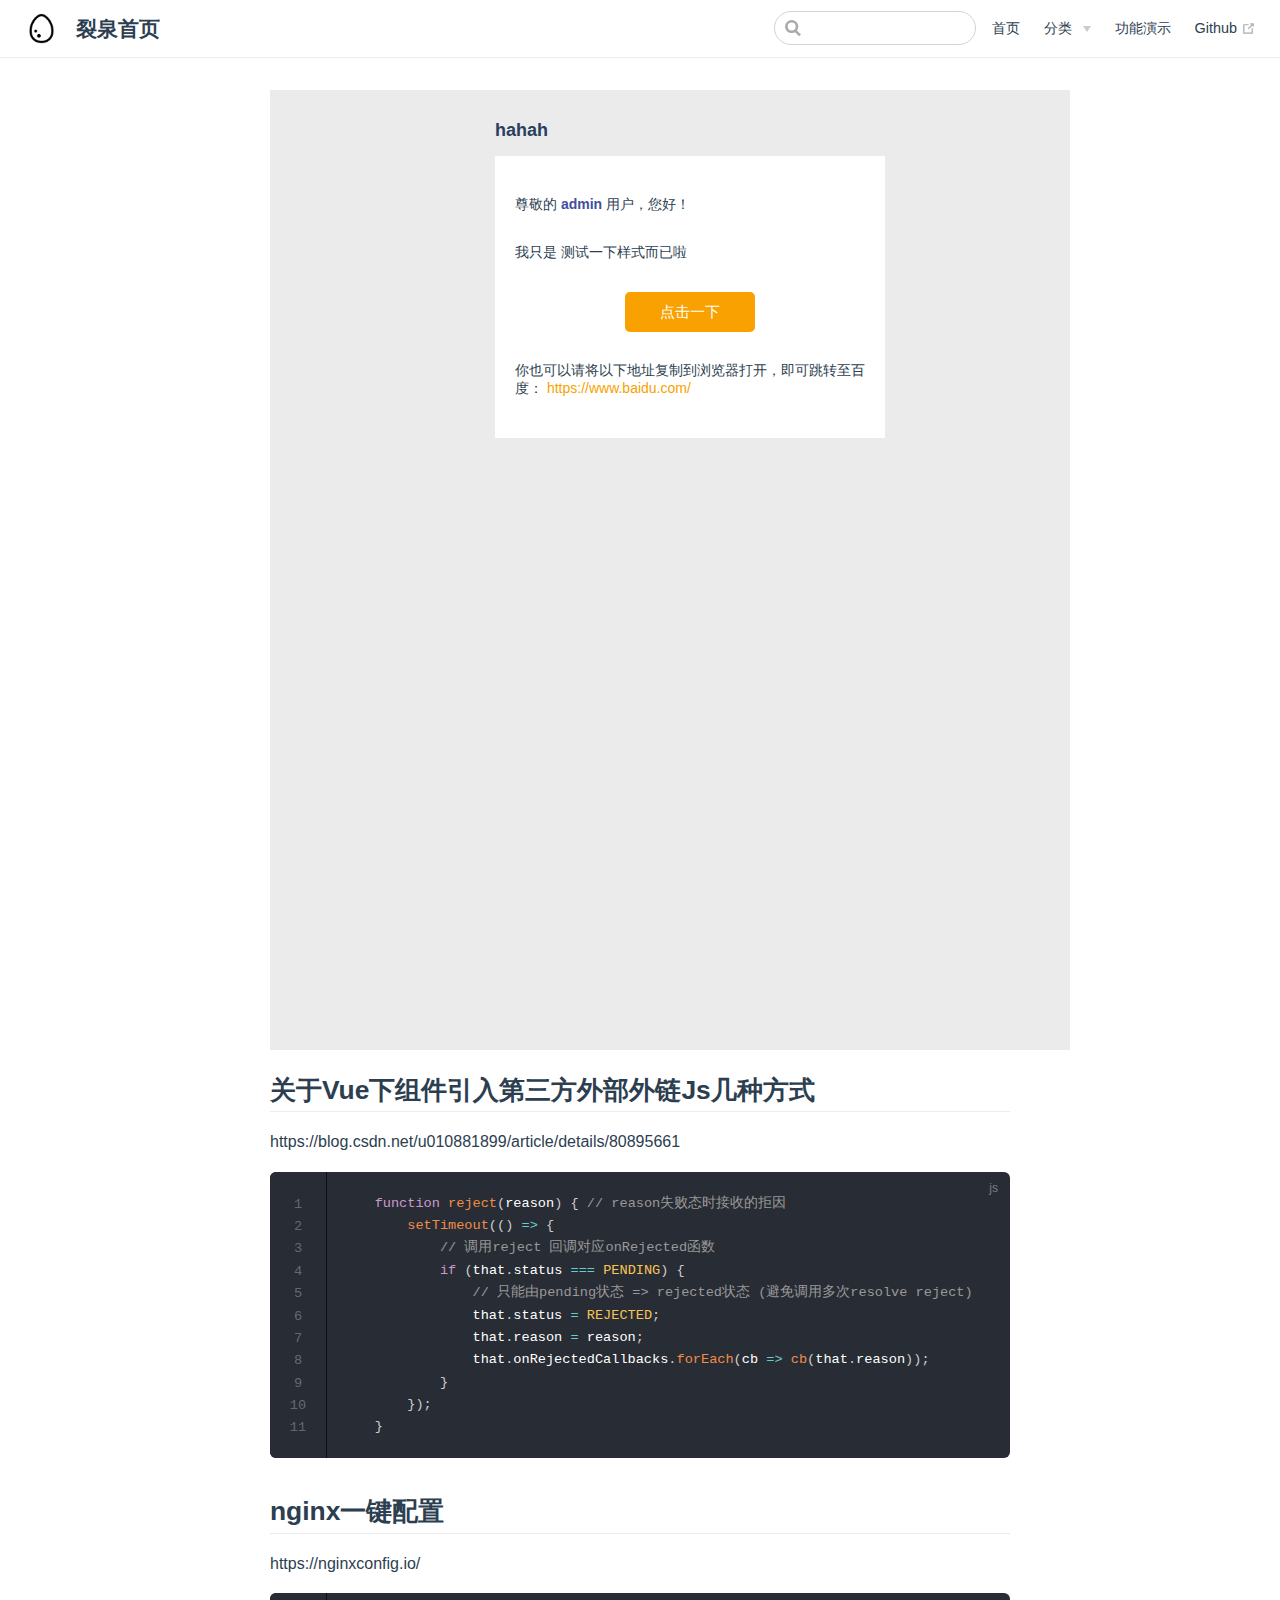
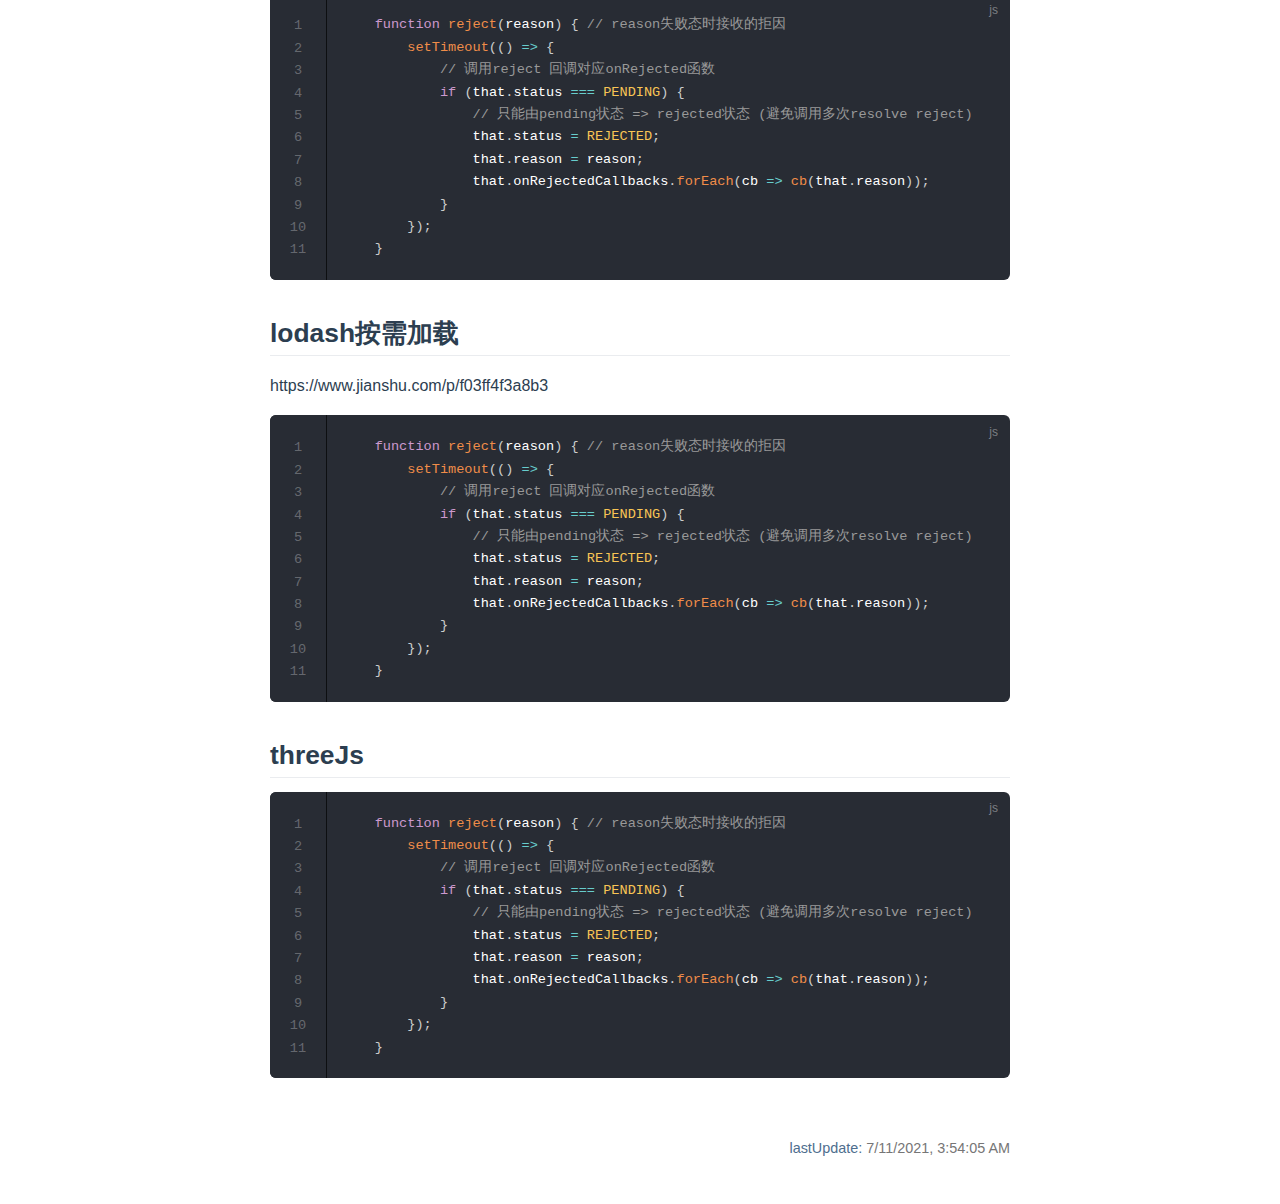
<file: pages/yxStudio/test2.html>
<!DOCTYPE html>
<html lang="en-US">
  <head>
    <meta charset="utf-8">
    <meta name="viewport" content="width=device-width,initial-scale=1">
    <title>裂泉首页</title>
    <meta name="generator" content="VuePress 1.8.2">
    <link rel="icon" href="/egg.png">
    <meta name="description" content="裂泉的前端记录">
    
    <link rel="preload" href="/assets/css/0.styles.2e439d68.css" as="style"><link rel="preload" href="/assets/js/app.6ad8cc41.js" as="script"><link rel="preload" href="/assets/js/2.563133bb.js" as="script"><link rel="preload" href="/assets/js/16.5071f476.js" as="script"><link rel="prefetch" href="/assets/js/10.48972275.js"><link rel="prefetch" href="/assets/js/11.d6ef512c.js"><link rel="prefetch" href="/assets/js/12.2a4e392f.js"><link rel="prefetch" href="/assets/js/13.192d5bf8.js"><link rel="prefetch" href="/assets/js/14.5380fa94.js"><link rel="prefetch" href="/assets/js/15.8cd71659.js"><link rel="prefetch" href="/assets/js/17.b333a7b7.js"><link rel="prefetch" href="/assets/js/3.785ba4e1.js"><link rel="prefetch" href="/assets/js/4.1b315713.js"><link rel="prefetch" href="/assets/js/5.60d772ae.js"><link rel="prefetch" href="/assets/js/6.371eb9e4.js"><link rel="prefetch" href="/assets/js/7.e42fde82.js"><link rel="prefetch" href="/assets/js/8.9e375ef8.js"><link rel="prefetch" href="/assets/js/9.22050a7b.js">
    <link rel="stylesheet" href="/assets/css/0.styles.2e439d68.css">
  </head>
  <body>
    <div id="app" data-server-rendered="true"><div class="theme-container no-sidebar"><header class="navbar"><div class="sidebar-button"><svg xmlns="http://www.w3.org/2000/svg" aria-hidden="true" role="img" viewBox="0 0 448 512" class="icon"><path fill="currentColor" d="M436 124H12c-6.627 0-12-5.373-12-12V80c0-6.627 5.373-12 12-12h424c6.627 0 12 5.373 12 12v32c0 6.627-5.373 12-12 12zm0 160H12c-6.627 0-12-5.373-12-12v-32c0-6.627 5.373-12 12-12h424c6.627 0 12 5.373 12 12v32c0 6.627-5.373 12-12 12zm0 160H12c-6.627 0-12-5.373-12-12v-32c0-6.627 5.373-12 12-12h424c6.627 0 12 5.373 12 12v32c0 6.627-5.373 12-12 12z"></path></svg></div> <a href="/" class="home-link router-link-active"><img src="/egg.png" alt="裂泉首页" class="logo"> <span class="site-name can-hide">裂泉首页</span></a> <div class="links"><div class="search-box"><input aria-label="Search" autocomplete="off" spellcheck="false" value=""> <!----></div> <nav class="nav-links can-hide"><div class="nav-item"><a href="/" class="nav-link">
  首页
</a></div><div class="nav-item"><div class="dropdown-wrapper"><button type="button" aria-label="分类" class="dropdown-title"><span class="title">分类</span> <span class="arrow down"></span></button> <button type="button" aria-label="分类" class="mobile-dropdown-title"><span class="title">分类</span> <span class="arrow right"></span></button> <ul class="nav-dropdown" style="display:none;"><li class="dropdown-item"><!----> <a href="/pages/folder1/test1.html" class="nav-link">
  文章
</a></li><li class="dropdown-item"><!----> <a href="/pages/folder2/test4.html" class="nav-link">
  琐碎
</a></li></ul></div></div><div class="nav-item"><a href="/pages/folder1/test3.html" class="nav-link">
  功能演示
</a></div><div class="nav-item"><a href="https://github.com/dwanda" target="_blank" rel="noopener noreferrer" class="nav-link external">
  Github
  <span><svg xmlns="http://www.w3.org/2000/svg" aria-hidden="true" focusable="false" x="0px" y="0px" viewBox="0 0 100 100" width="15" height="15" class="icon outbound"><path fill="currentColor" d="M18.8,85.1h56l0,0c2.2,0,4-1.8,4-4v-32h-8v28h-48v-48h28v-8h-32l0,0c-2.2,0-4,1.8-4,4v56C14.8,83.3,16.6,85.1,18.8,85.1z"></path> <polygon fill="currentColor" points="45.7,48.7 51.3,54.3 77.2,28.5 77.2,37.2 85.2,37.2 85.2,14.9 62.8,14.9 62.8,22.9 71.5,22.9"></polygon></svg> <span class="sr-only">(opens new window)</span></span></a></div> <!----></nav></div></header> <div class="sidebar-mask"></div> <aside class="sidebar"><nav class="nav-links"><div class="nav-item"><a href="/" class="nav-link">
  首页
</a></div><div class="nav-item"><div class="dropdown-wrapper"><button type="button" aria-label="分类" class="dropdown-title"><span class="title">分类</span> <span class="arrow down"></span></button> <button type="button" aria-label="分类" class="mobile-dropdown-title"><span class="title">分类</span> <span class="arrow right"></span></button> <ul class="nav-dropdown" style="display:none;"><li class="dropdown-item"><!----> <a href="/pages/folder1/test1.html" class="nav-link">
  文章
</a></li><li class="dropdown-item"><!----> <a href="/pages/folder2/test4.html" class="nav-link">
  琐碎
</a></li></ul></div></div><div class="nav-item"><a href="/pages/folder1/test3.html" class="nav-link">
  功能演示
</a></div><div class="nav-item"><a href="https://github.com/dwanda" target="_blank" rel="noopener noreferrer" class="nav-link external">
  Github
  <span><svg xmlns="http://www.w3.org/2000/svg" aria-hidden="true" focusable="false" x="0px" y="0px" viewBox="0 0 100 100" width="15" height="15" class="icon outbound"><path fill="currentColor" d="M18.8,85.1h56l0,0c2.2,0,4-1.8,4-4v-32h-8v28h-48v-48h28v-8h-32l0,0c-2.2,0-4,1.8-4,4v56C14.8,83.3,16.6,85.1,18.8,85.1z"></path> <polygon fill="currentColor" points="45.7,48.7 51.3,54.3 77.2,28.5 77.2,37.2 85.2,37.2 85.2,14.9 62.8,14.9 62.8,22.9 71.5,22.9"></polygon></svg> <span class="sr-only">(opens new window)</span></span></a></div> <!----></nav>  <!----> </aside> <main class="page"> <div class="theme-default-content content__default"><!----> <h2 id="关于vue下组件引入第三方外部外链js几种方式"><a href="#关于vue下组件引入第三方外部外链js几种方式" class="header-anchor">#</a> 关于Vue下组件引入第三方外部外链Js几种方式</h2> <p>https://blog.csdn.net/u010881899/article/details/80895661</p> <div class="language-js line-numbers-mode"><pre class="language-js"><code>    <span class="token keyword">function</span> <span class="token function">reject</span><span class="token punctuation">(</span><span class="token parameter">reason</span><span class="token punctuation">)</span> <span class="token punctuation">{</span> <span class="token comment">// reason失败态时接收的拒因</span>
        <span class="token function">setTimeout</span><span class="token punctuation">(</span><span class="token punctuation">(</span><span class="token punctuation">)</span> <span class="token operator">=&gt;</span> <span class="token punctuation">{</span>
            <span class="token comment">// 调用reject 回调对应onRejected函数</span>
            <span class="token keyword">if</span> <span class="token punctuation">(</span>that<span class="token punctuation">.</span>status <span class="token operator">===</span> <span class="token constant">PENDING</span><span class="token punctuation">)</span> <span class="token punctuation">{</span>
                <span class="token comment">// 只能由pending状态 =&gt; rejected状态 (避免调用多次resolve reject)</span>
                that<span class="token punctuation">.</span>status <span class="token operator">=</span> <span class="token constant">REJECTED</span><span class="token punctuation">;</span>
                that<span class="token punctuation">.</span>reason <span class="token operator">=</span> reason<span class="token punctuation">;</span>
                that<span class="token punctuation">.</span>onRejectedCallbacks<span class="token punctuation">.</span><span class="token function">forEach</span><span class="token punctuation">(</span><span class="token parameter">cb</span> <span class="token operator">=&gt;</span> <span class="token function">cb</span><span class="token punctuation">(</span>that<span class="token punctuation">.</span>reason<span class="token punctuation">)</span><span class="token punctuation">)</span><span class="token punctuation">;</span>
            <span class="token punctuation">}</span>
        <span class="token punctuation">}</span><span class="token punctuation">)</span><span class="token punctuation">;</span>
    <span class="token punctuation">}</span>
</code></pre> <div class="line-numbers-wrapper"><span class="line-number">1</span><br><span class="line-number">2</span><br><span class="line-number">3</span><br><span class="line-number">4</span><br><span class="line-number">5</span><br><span class="line-number">6</span><br><span class="line-number">7</span><br><span class="line-number">8</span><br><span class="line-number">9</span><br><span class="line-number">10</span><br><span class="line-number">11</span><br></div></div><h2 id="nginx一键配置"><a href="#nginx一键配置" class="header-anchor">#</a> nginx一键配置</h2> <p>https://nginxconfig.io/</p> <div class="language-js line-numbers-mode"><pre class="language-js"><code>    <span class="token keyword">function</span> <span class="token function">reject</span><span class="token punctuation">(</span><span class="token parameter">reason</span><span class="token punctuation">)</span> <span class="token punctuation">{</span> <span class="token comment">// reason失败态时接收的拒因</span>
        <span class="token function">setTimeout</span><span class="token punctuation">(</span><span class="token punctuation">(</span><span class="token punctuation">)</span> <span class="token operator">=&gt;</span> <span class="token punctuation">{</span>
            <span class="token comment">// 调用reject 回调对应onRejected函数</span>
            <span class="token keyword">if</span> <span class="token punctuation">(</span>that<span class="token punctuation">.</span>status <span class="token operator">===</span> <span class="token constant">PENDING</span><span class="token punctuation">)</span> <span class="token punctuation">{</span>
                <span class="token comment">// 只能由pending状态 =&gt; rejected状态 (避免调用多次resolve reject)</span>
                that<span class="token punctuation">.</span>status <span class="token operator">=</span> <span class="token constant">REJECTED</span><span class="token punctuation">;</span>
                that<span class="token punctuation">.</span>reason <span class="token operator">=</span> reason<span class="token punctuation">;</span>
                that<span class="token punctuation">.</span>onRejectedCallbacks<span class="token punctuation">.</span><span class="token function">forEach</span><span class="token punctuation">(</span><span class="token parameter">cb</span> <span class="token operator">=&gt;</span> <span class="token function">cb</span><span class="token punctuation">(</span>that<span class="token punctuation">.</span>reason<span class="token punctuation">)</span><span class="token punctuation">)</span><span class="token punctuation">;</span>
            <span class="token punctuation">}</span>
        <span class="token punctuation">}</span><span class="token punctuation">)</span><span class="token punctuation">;</span>
    <span class="token punctuation">}</span>
</code></pre> <div class="line-numbers-wrapper"><span class="line-number">1</span><br><span class="line-number">2</span><br><span class="line-number">3</span><br><span class="line-number">4</span><br><span class="line-number">5</span><br><span class="line-number">6</span><br><span class="line-number">7</span><br><span class="line-number">8</span><br><span class="line-number">9</span><br><span class="line-number">10</span><br><span class="line-number">11</span><br></div></div><h2 id="lodash按需加载"><a href="#lodash按需加载" class="header-anchor">#</a> lodash按需加载</h2> <p>https://www.jianshu.com/p/f03ff4f3a8b3</p> <div class="language-js line-numbers-mode"><pre class="language-js"><code>    <span class="token keyword">function</span> <span class="token function">reject</span><span class="token punctuation">(</span><span class="token parameter">reason</span><span class="token punctuation">)</span> <span class="token punctuation">{</span> <span class="token comment">// reason失败态时接收的拒因</span>
        <span class="token function">setTimeout</span><span class="token punctuation">(</span><span class="token punctuation">(</span><span class="token punctuation">)</span> <span class="token operator">=&gt;</span> <span class="token punctuation">{</span>
            <span class="token comment">// 调用reject 回调对应onRejected函数</span>
            <span class="token keyword">if</span> <span class="token punctuation">(</span>that<span class="token punctuation">.</span>status <span class="token operator">===</span> <span class="token constant">PENDING</span><span class="token punctuation">)</span> <span class="token punctuation">{</span>
                <span class="token comment">// 只能由pending状态 =&gt; rejected状态 (避免调用多次resolve reject)</span>
                that<span class="token punctuation">.</span>status <span class="token operator">=</span> <span class="token constant">REJECTED</span><span class="token punctuation">;</span>
                that<span class="token punctuation">.</span>reason <span class="token operator">=</span> reason<span class="token punctuation">;</span>
                that<span class="token punctuation">.</span>onRejectedCallbacks<span class="token punctuation">.</span><span class="token function">forEach</span><span class="token punctuation">(</span><span class="token parameter">cb</span> <span class="token operator">=&gt;</span> <span class="token function">cb</span><span class="token punctuation">(</span>that<span class="token punctuation">.</span>reason<span class="token punctuation">)</span><span class="token punctuation">)</span><span class="token punctuation">;</span>
            <span class="token punctuation">}</span>
        <span class="token punctuation">}</span><span class="token punctuation">)</span><span class="token punctuation">;</span>
    <span class="token punctuation">}</span>
</code></pre> <div class="line-numbers-wrapper"><span class="line-number">1</span><br><span class="line-number">2</span><br><span class="line-number">3</span><br><span class="line-number">4</span><br><span class="line-number">5</span><br><span class="line-number">6</span><br><span class="line-number">7</span><br><span class="line-number">8</span><br><span class="line-number">9</span><br><span class="line-number">10</span><br><span class="line-number">11</span><br></div></div><h2 id="threejs"><a href="#threejs" class="header-anchor">#</a> threeJs</h2> <div class="language-js line-numbers-mode"><pre class="language-js"><code>    <span class="token keyword">function</span> <span class="token function">reject</span><span class="token punctuation">(</span><span class="token parameter">reason</span><span class="token punctuation">)</span> <span class="token punctuation">{</span> <span class="token comment">// reason失败态时接收的拒因</span>
        <span class="token function">setTimeout</span><span class="token punctuation">(</span><span class="token punctuation">(</span><span class="token punctuation">)</span> <span class="token operator">=&gt;</span> <span class="token punctuation">{</span>
            <span class="token comment">// 调用reject 回调对应onRejected函数</span>
            <span class="token keyword">if</span> <span class="token punctuation">(</span>that<span class="token punctuation">.</span>status <span class="token operator">===</span> <span class="token constant">PENDING</span><span class="token punctuation">)</span> <span class="token punctuation">{</span>
                <span class="token comment">// 只能由pending状态 =&gt; rejected状态 (避免调用多次resolve reject)</span>
                that<span class="token punctuation">.</span>status <span class="token operator">=</span> <span class="token constant">REJECTED</span><span class="token punctuation">;</span>
                that<span class="token punctuation">.</span>reason <span class="token operator">=</span> reason<span class="token punctuation">;</span>
                that<span class="token punctuation">.</span>onRejectedCallbacks<span class="token punctuation">.</span><span class="token function">forEach</span><span class="token punctuation">(</span><span class="token parameter">cb</span> <span class="token operator">=&gt;</span> <span class="token function">cb</span><span class="token punctuation">(</span>that<span class="token punctuation">.</span>reason<span class="token punctuation">)</span><span class="token punctuation">)</span><span class="token punctuation">;</span>
            <span class="token punctuation">}</span>
        <span class="token punctuation">}</span><span class="token punctuation">)</span><span class="token punctuation">;</span>
    <span class="token punctuation">}</span>
</code></pre> <div class="line-numbers-wrapper"><span class="line-number">1</span><br><span class="line-number">2</span><br><span class="line-number">3</span><br><span class="line-number">4</span><br><span class="line-number">5</span><br><span class="line-number">6</span><br><span class="line-number">7</span><br><span class="line-number">8</span><br><span class="line-number">9</span><br><span class="line-number">10</span><br><span class="line-number">11</span><br></div></div></div> <footer class="page-edit"><!----> <div class="last-updated"><span class="prefix">lastUpdate:</span> <span class="time">7/11/2021, 3:54:05 AM</span></div></footer> <!----> </main></div><div class="global-ui"></div></div>
    <script src="/assets/js/app.6ad8cc41.js" defer></script><script src="/assets/js/2.563133bb.js" defer></script><script src="/assets/js/16.5071f476.js" defer></script>
  </body>
</html>
</file>
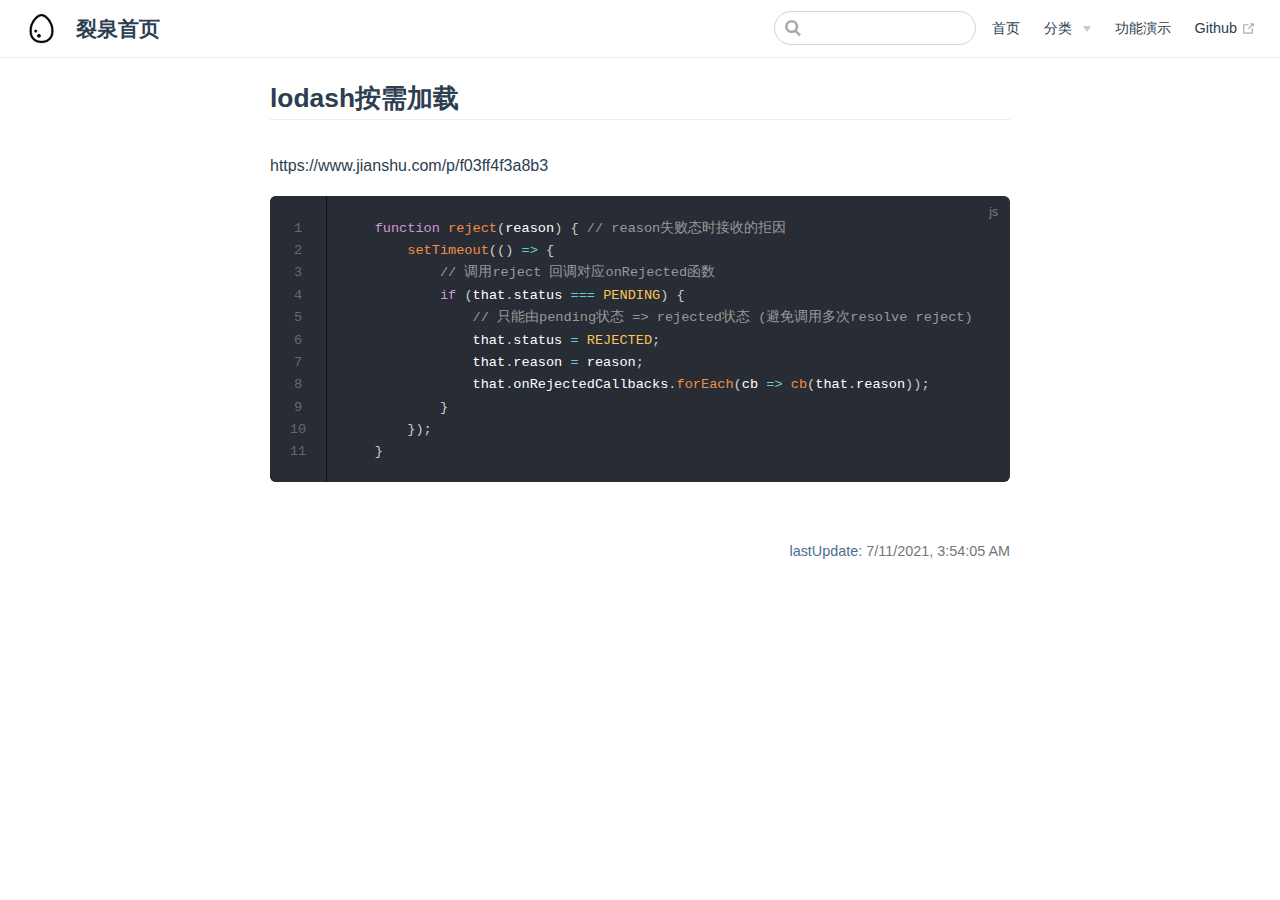
<file: pages/yxStudio/test3.html>
<!DOCTYPE html>
<html lang="en-US">
  <head>
    <meta charset="utf-8">
    <meta name="viewport" content="width=device-width,initial-scale=1">
    <title>lodash按需加载 | 裂泉首页</title>
    <meta name="generator" content="VuePress 1.8.2">
    <link rel="icon" href="/egg.png">
    <meta name="description" content="裂泉的前端记录">
    
    <link rel="preload" href="/assets/css/0.styles.2e439d68.css" as="style"><link rel="preload" href="/assets/js/app.6ad8cc41.js" as="script"><link rel="preload" href="/assets/js/2.563133bb.js" as="script"><link rel="preload" href="/assets/js/17.b333a7b7.js" as="script"><link rel="prefetch" href="/assets/js/10.48972275.js"><link rel="prefetch" href="/assets/js/11.d6ef512c.js"><link rel="prefetch" href="/assets/js/12.2a4e392f.js"><link rel="prefetch" href="/assets/js/13.192d5bf8.js"><link rel="prefetch" href="/assets/js/14.5380fa94.js"><link rel="prefetch" href="/assets/js/15.8cd71659.js"><link rel="prefetch" href="/assets/js/16.5071f476.js"><link rel="prefetch" href="/assets/js/3.785ba4e1.js"><link rel="prefetch" href="/assets/js/4.1b315713.js"><link rel="prefetch" href="/assets/js/5.60d772ae.js"><link rel="prefetch" href="/assets/js/6.371eb9e4.js"><link rel="prefetch" href="/assets/js/7.e42fde82.js"><link rel="prefetch" href="/assets/js/8.9e375ef8.js"><link rel="prefetch" href="/assets/js/9.22050a7b.js">
    <link rel="stylesheet" href="/assets/css/0.styles.2e439d68.css">
  </head>
  <body>
    <div id="app" data-server-rendered="true"><div class="theme-container no-sidebar"><header class="navbar"><div class="sidebar-button"><svg xmlns="http://www.w3.org/2000/svg" aria-hidden="true" role="img" viewBox="0 0 448 512" class="icon"><path fill="currentColor" d="M436 124H12c-6.627 0-12-5.373-12-12V80c0-6.627 5.373-12 12-12h424c6.627 0 12 5.373 12 12v32c0 6.627-5.373 12-12 12zm0 160H12c-6.627 0-12-5.373-12-12v-32c0-6.627 5.373-12 12-12h424c6.627 0 12 5.373 12 12v32c0 6.627-5.373 12-12 12zm0 160H12c-6.627 0-12-5.373-12-12v-32c0-6.627 5.373-12 12-12h424c6.627 0 12 5.373 12 12v32c0 6.627-5.373 12-12 12z"></path></svg></div> <a href="/" class="home-link router-link-active"><img src="/egg.png" alt="裂泉首页" class="logo"> <span class="site-name can-hide">裂泉首页</span></a> <div class="links"><div class="search-box"><input aria-label="Search" autocomplete="off" spellcheck="false" value=""> <!----></div> <nav class="nav-links can-hide"><div class="nav-item"><a href="/" class="nav-link">
  首页
</a></div><div class="nav-item"><div class="dropdown-wrapper"><button type="button" aria-label="分类" class="dropdown-title"><span class="title">分类</span> <span class="arrow down"></span></button> <button type="button" aria-label="分类" class="mobile-dropdown-title"><span class="title">分类</span> <span class="arrow right"></span></button> <ul class="nav-dropdown" style="display:none;"><li class="dropdown-item"><!----> <a href="/pages/folder1/test1.html" class="nav-link">
  文章
</a></li><li class="dropdown-item"><!----> <a href="/pages/folder2/test4.html" class="nav-link">
  琐碎
</a></li></ul></div></div><div class="nav-item"><a href="/pages/folder1/test3.html" class="nav-link">
  功能演示
</a></div><div class="nav-item"><a href="https://github.com/dwanda" target="_blank" rel="noopener noreferrer" class="nav-link external">
  Github
  <span><svg xmlns="http://www.w3.org/2000/svg" aria-hidden="true" focusable="false" x="0px" y="0px" viewBox="0 0 100 100" width="15" height="15" class="icon outbound"><path fill="currentColor" d="M18.8,85.1h56l0,0c2.2,0,4-1.8,4-4v-32h-8v28h-48v-48h28v-8h-32l0,0c-2.2,0-4,1.8-4,4v56C14.8,83.3,16.6,85.1,18.8,85.1z"></path> <polygon fill="currentColor" points="45.7,48.7 51.3,54.3 77.2,28.5 77.2,37.2 85.2,37.2 85.2,14.9 62.8,14.9 62.8,22.9 71.5,22.9"></polygon></svg> <span class="sr-only">(opens new window)</span></span></a></div> <!----></nav></div></header> <div class="sidebar-mask"></div> <aside class="sidebar"><nav class="nav-links"><div class="nav-item"><a href="/" class="nav-link">
  首页
</a></div><div class="nav-item"><div class="dropdown-wrapper"><button type="button" aria-label="分类" class="dropdown-title"><span class="title">分类</span> <span class="arrow down"></span></button> <button type="button" aria-label="分类" class="mobile-dropdown-title"><span class="title">分类</span> <span class="arrow right"></span></button> <ul class="nav-dropdown" style="display:none;"><li class="dropdown-item"><!----> <a href="/pages/folder1/test1.html" class="nav-link">
  文章
</a></li><li class="dropdown-item"><!----> <a href="/pages/folder2/test4.html" class="nav-link">
  琐碎
</a></li></ul></div></div><div class="nav-item"><a href="/pages/folder1/test3.html" class="nav-link">
  功能演示
</a></div><div class="nav-item"><a href="https://github.com/dwanda" target="_blank" rel="noopener noreferrer" class="nav-link external">
  Github
  <span><svg xmlns="http://www.w3.org/2000/svg" aria-hidden="true" focusable="false" x="0px" y="0px" viewBox="0 0 100 100" width="15" height="15" class="icon outbound"><path fill="currentColor" d="M18.8,85.1h56l0,0c2.2,0,4-1.8,4-4v-32h-8v28h-48v-48h28v-8h-32l0,0c-2.2,0-4,1.8-4,4v56C14.8,83.3,16.6,85.1,18.8,85.1z"></path> <polygon fill="currentColor" points="45.7,48.7 51.3,54.3 77.2,28.5 77.2,37.2 85.2,37.2 85.2,14.9 62.8,14.9 62.8,22.9 71.5,22.9"></polygon></svg> <span class="sr-only">(opens new window)</span></span></a></div> <!----></nav>  <!----> </aside> <main class="page"> <div class="theme-default-content content__default"><h2 id="lodash按需加载"><a href="#lodash按需加载" class="header-anchor">#</a> lodash按需加载</h2> <p>https://www.jianshu.com/p/f03ff4f3a8b3</p> <div class="language-js line-numbers-mode"><pre class="language-js"><code>    <span class="token keyword">function</span> <span class="token function">reject</span><span class="token punctuation">(</span><span class="token parameter">reason</span><span class="token punctuation">)</span> <span class="token punctuation">{</span> <span class="token comment">// reason失败态时接收的拒因</span>
        <span class="token function">setTimeout</span><span class="token punctuation">(</span><span class="token punctuation">(</span><span class="token punctuation">)</span> <span class="token operator">=&gt;</span> <span class="token punctuation">{</span>
            <span class="token comment">// 调用reject 回调对应onRejected函数</span>
            <span class="token keyword">if</span> <span class="token punctuation">(</span>that<span class="token punctuation">.</span>status <span class="token operator">===</span> <span class="token constant">PENDING</span><span class="token punctuation">)</span> <span class="token punctuation">{</span>
                <span class="token comment">// 只能由pending状态 =&gt; rejected状态 (避免调用多次resolve reject)</span>
                that<span class="token punctuation">.</span>status <span class="token operator">=</span> <span class="token constant">REJECTED</span><span class="token punctuation">;</span>
                that<span class="token punctuation">.</span>reason <span class="token operator">=</span> reason<span class="token punctuation">;</span>
                that<span class="token punctuation">.</span>onRejectedCallbacks<span class="token punctuation">.</span><span class="token function">forEach</span><span class="token punctuation">(</span><span class="token parameter">cb</span> <span class="token operator">=&gt;</span> <span class="token function">cb</span><span class="token punctuation">(</span>that<span class="token punctuation">.</span>reason<span class="token punctuation">)</span><span class="token punctuation">)</span><span class="token punctuation">;</span>
            <span class="token punctuation">}</span>
        <span class="token punctuation">}</span><span class="token punctuation">)</span><span class="token punctuation">;</span>
    <span class="token punctuation">}</span>
</code></pre> <div class="line-numbers-wrapper"><span class="line-number">1</span><br><span class="line-number">2</span><br><span class="line-number">3</span><br><span class="line-number">4</span><br><span class="line-number">5</span><br><span class="line-number">6</span><br><span class="line-number">7</span><br><span class="line-number">8</span><br><span class="line-number">9</span><br><span class="line-number">10</span><br><span class="line-number">11</span><br></div></div></div> <footer class="page-edit"><!----> <div class="last-updated"><span class="prefix">lastUpdate:</span> <span class="time">7/11/2021, 3:54:05 AM</span></div></footer> <!----> </main></div><div class="global-ui"></div></div>
    <script src="/assets/js/app.6ad8cc41.js" defer></script><script src="/assets/js/2.563133bb.js" defer></script><script src="/assets/js/17.b333a7b7.js" defer></script>
  </body>
</html>
</file>
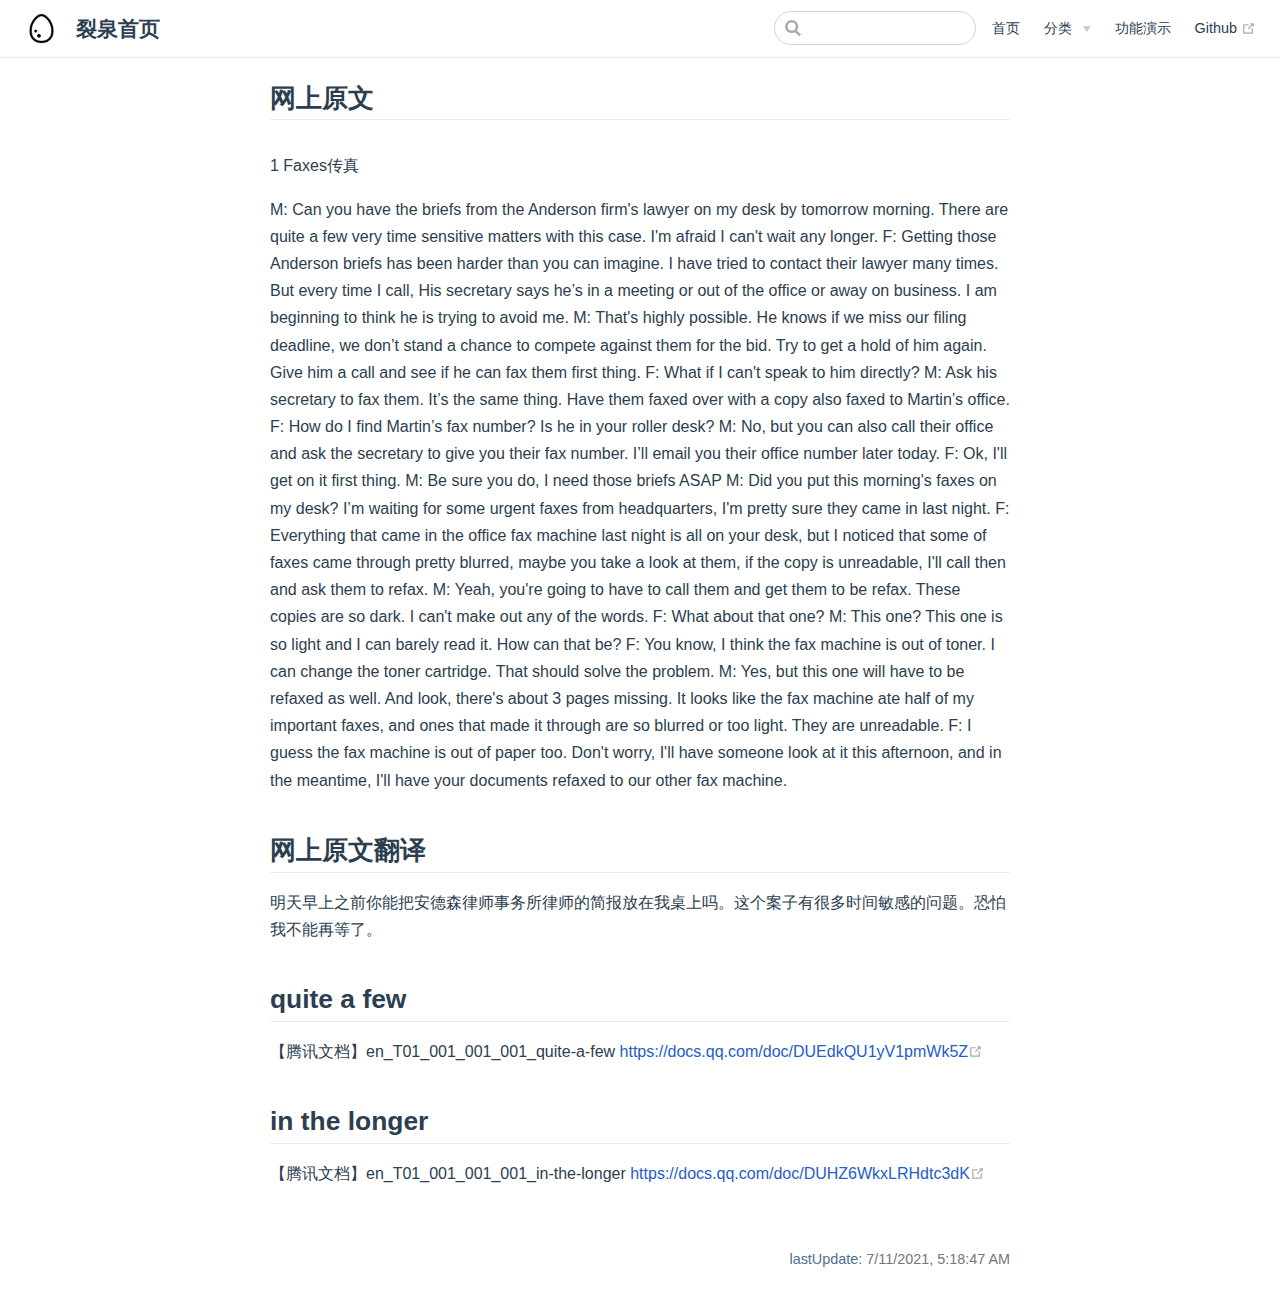
<file: pages/2fc2f694ca8b02ab000d7fddda32818fc/bizEnglish100Topic/001_Faxes.html>
<!DOCTYPE html>
<html lang="en-US">
  <head>
    <meta charset="utf-8">
    <meta name="viewport" content="width=device-width,initial-scale=1">
    <title>网上原文 | 裂泉首页</title>
    <meta name="generator" content="VuePress 1.8.2">
    <link rel="icon" href="/egg.png">
    <meta name="description" content="裂泉的前端记录">
    
    <link rel="preload" href="/assets/css/0.styles.2e439d68.css" as="style"><link rel="preload" href="/assets/js/app.6ad8cc41.js" as="script"><link rel="preload" href="/assets/js/2.563133bb.js" as="script"><link rel="preload" href="/assets/js/10.48972275.js" as="script"><link rel="prefetch" href="/assets/js/11.d6ef512c.js"><link rel="prefetch" href="/assets/js/12.2a4e392f.js"><link rel="prefetch" href="/assets/js/13.192d5bf8.js"><link rel="prefetch" href="/assets/js/14.5380fa94.js"><link rel="prefetch" href="/assets/js/15.8cd71659.js"><link rel="prefetch" href="/assets/js/16.5071f476.js"><link rel="prefetch" href="/assets/js/17.b333a7b7.js"><link rel="prefetch" href="/assets/js/3.785ba4e1.js"><link rel="prefetch" href="/assets/js/4.1b315713.js"><link rel="prefetch" href="/assets/js/5.60d772ae.js"><link rel="prefetch" href="/assets/js/6.371eb9e4.js"><link rel="prefetch" href="/assets/js/7.e42fde82.js"><link rel="prefetch" href="/assets/js/8.9e375ef8.js"><link rel="prefetch" href="/assets/js/9.22050a7b.js">
    <link rel="stylesheet" href="/assets/css/0.styles.2e439d68.css">
  </head>
  <body>
    <div id="app" data-server-rendered="true"><div class="theme-container no-sidebar"><header class="navbar"><div class="sidebar-button"><svg xmlns="http://www.w3.org/2000/svg" aria-hidden="true" role="img" viewBox="0 0 448 512" class="icon"><path fill="currentColor" d="M436 124H12c-6.627 0-12-5.373-12-12V80c0-6.627 5.373-12 12-12h424c6.627 0 12 5.373 12 12v32c0 6.627-5.373 12-12 12zm0 160H12c-6.627 0-12-5.373-12-12v-32c0-6.627 5.373-12 12-12h424c6.627 0 12 5.373 12 12v32c0 6.627-5.373 12-12 12zm0 160H12c-6.627 0-12-5.373-12-12v-32c0-6.627 5.373-12 12-12h424c6.627 0 12 5.373 12 12v32c0 6.627-5.373 12-12 12z"></path></svg></div> <a href="/" class="home-link router-link-active"><img src="/egg.png" alt="裂泉首页" class="logo"> <span class="site-name can-hide">裂泉首页</span></a> <div class="links"><div class="search-box"><input aria-label="Search" autocomplete="off" spellcheck="false" value=""> <!----></div> <nav class="nav-links can-hide"><div class="nav-item"><a href="/" class="nav-link">
  首页
</a></div><div class="nav-item"><div class="dropdown-wrapper"><button type="button" aria-label="分类" class="dropdown-title"><span class="title">分类</span> <span class="arrow down"></span></button> <button type="button" aria-label="分类" class="mobile-dropdown-title"><span class="title">分类</span> <span class="arrow right"></span></button> <ul class="nav-dropdown" style="display:none;"><li class="dropdown-item"><!----> <a href="/pages/folder1/test1.html" class="nav-link">
  文章
</a></li><li class="dropdown-item"><!----> <a href="/pages/folder2/test4.html" class="nav-link">
  琐碎
</a></li></ul></div></div><div class="nav-item"><a href="/pages/folder1/test3.html" class="nav-link">
  功能演示
</a></div><div class="nav-item"><a href="https://github.com/dwanda" target="_blank" rel="noopener noreferrer" class="nav-link external">
  Github
  <span><svg xmlns="http://www.w3.org/2000/svg" aria-hidden="true" focusable="false" x="0px" y="0px" viewBox="0 0 100 100" width="15" height="15" class="icon outbound"><path fill="currentColor" d="M18.8,85.1h56l0,0c2.2,0,4-1.8,4-4v-32h-8v28h-48v-48h28v-8h-32l0,0c-2.2,0-4,1.8-4,4v56C14.8,83.3,16.6,85.1,18.8,85.1z"></path> <polygon fill="currentColor" points="45.7,48.7 51.3,54.3 77.2,28.5 77.2,37.2 85.2,37.2 85.2,14.9 62.8,14.9 62.8,22.9 71.5,22.9"></polygon></svg> <span class="sr-only">(opens new window)</span></span></a></div> <!----></nav></div></header> <div class="sidebar-mask"></div> <aside class="sidebar"><nav class="nav-links"><div class="nav-item"><a href="/" class="nav-link">
  首页
</a></div><div class="nav-item"><div class="dropdown-wrapper"><button type="button" aria-label="分类" class="dropdown-title"><span class="title">分类</span> <span class="arrow down"></span></button> <button type="button" aria-label="分类" class="mobile-dropdown-title"><span class="title">分类</span> <span class="arrow right"></span></button> <ul class="nav-dropdown" style="display:none;"><li class="dropdown-item"><!----> <a href="/pages/folder1/test1.html" class="nav-link">
  文章
</a></li><li class="dropdown-item"><!----> <a href="/pages/folder2/test4.html" class="nav-link">
  琐碎
</a></li></ul></div></div><div class="nav-item"><a href="/pages/folder1/test3.html" class="nav-link">
  功能演示
</a></div><div class="nav-item"><a href="https://github.com/dwanda" target="_blank" rel="noopener noreferrer" class="nav-link external">
  Github
  <span><svg xmlns="http://www.w3.org/2000/svg" aria-hidden="true" focusable="false" x="0px" y="0px" viewBox="0 0 100 100" width="15" height="15" class="icon outbound"><path fill="currentColor" d="M18.8,85.1h56l0,0c2.2,0,4-1.8,4-4v-32h-8v28h-48v-48h28v-8h-32l0,0c-2.2,0-4,1.8-4,4v56C14.8,83.3,16.6,85.1,18.8,85.1z"></path> <polygon fill="currentColor" points="45.7,48.7 51.3,54.3 77.2,28.5 77.2,37.2 85.2,37.2 85.2,14.9 62.8,14.9 62.8,22.9 71.5,22.9"></polygon></svg> <span class="sr-only">(opens new window)</span></span></a></div> <!----></nav>  <!----> </aside> <main class="page"> <div class="theme-default-content content__default"><h2 id="网上原文"><a href="#网上原文" class="header-anchor">#</a> 网上原文</h2> <p>1 Faxes传真</p> <p>M: Can you have the briefs from the Anderson firm's lawyer on my desk by tomorrow morning. There are quite a few very time sensitive matters with this case. I'm afraid I can't wait any longer.  F: Getting those Anderson briefs has been harder than you can imagine. I have tried to contact their lawyer many times. But every time I call, His secretary says he’s in a meeting or out of the office or away on business. I am beginning to think he is trying to avoid me.  M: That's highly possible. He knows if we miss our filing deadline, we don’t stand a chance to compete against them for the bid. Try to get a hold of him again. Give him a call and see if he can fax them first thing.  F: What if I can't speak to him directly?  M: Ask his secretary to fax them. It’s the same thing. Have them faxed over with a copy also faxed to Martin’s office.  F: How do I find Martin’s fax number? Is he in your roller desk?  M: No, but you can also call their office and ask the secretary to give you their fax number. I’ll email you their office number later today.  F: Ok, I'll get on it first thing.  M: Be sure you do, I need those briefs ASAP M: Did you put this morning's faxes on my desk? I’m waiting for some urgent faxes from headquarters, I'm pretty sure they came in last night.  F: Everything that came in the office fax machine last night is all on your desk, but I noticed that some of faxes came through pretty blurred, maybe you take a look at them, if the copy is unreadable, I'll call then and ask them to refax.  M: Yeah, you're going to have to call them and get them to be refax. These copies are so dark. I can't make out any of the words.  F: What about that one?  M: This one? This one is so light and I can barely read it. How can that be?  F: You know, I think the fax machine is out of toner. I can change the toner cartridge. That should solve the problem.  M: Yes, but this one will have to be refaxed as well. And look, there's about 3 pages missing. It looks like the fax machine ate half of my important faxes, and ones that made it through are so blurred or too light. They are unreadable.  F: I guess the fax machine is out of paper too. Don't worry, I'll have someone look at it this afternoon, and in the meantime, I'll have your documents refaxed to our other fax machine.</p> <h2 id="网上原文翻译"><a href="#网上原文翻译" class="header-anchor">#</a> 网上原文翻译</h2> <p>明天早上之前你能把安德森律师事务所律师的简报放在我桌上吗。这个案子有很多时间敏感的问题。恐怕我不能再等了。</p> <h2 id="quite-a-few"><a href="#quite-a-few" class="header-anchor">#</a> quite a few</h2> <p>【腾讯文档】en_T01_001_001_001_quite-a-few
<a href="https://docs.qq.com/doc/DUEdkQU1yV1pmWk5Z" target="_blank" rel="noopener noreferrer">https://docs.qq.com/doc/DUEdkQU1yV1pmWk5Z<span><svg xmlns="http://www.w3.org/2000/svg" aria-hidden="true" focusable="false" x="0px" y="0px" viewBox="0 0 100 100" width="15" height="15" class="icon outbound"><path fill="currentColor" d="M18.8,85.1h56l0,0c2.2,0,4-1.8,4-4v-32h-8v28h-48v-48h28v-8h-32l0,0c-2.2,0-4,1.8-4,4v56C14.8,83.3,16.6,85.1,18.8,85.1z"></path> <polygon fill="currentColor" points="45.7,48.7 51.3,54.3 77.2,28.5 77.2,37.2 85.2,37.2 85.2,14.9 62.8,14.9 62.8,22.9 71.5,22.9"></polygon></svg> <span class="sr-only">(opens new window)</span></span></a></p> <h2 id="in-the-longer"><a href="#in-the-longer" class="header-anchor">#</a> in the longer</h2> <p>【腾讯文档】en_T01_001_001_001_in-the-longer
<a href="https://docs.qq.com/doc/DUHZ6WkxLRHdtc3dK" target="_blank" rel="noopener noreferrer">https://docs.qq.com/doc/DUHZ6WkxLRHdtc3dK<span><svg xmlns="http://www.w3.org/2000/svg" aria-hidden="true" focusable="false" x="0px" y="0px" viewBox="0 0 100 100" width="15" height="15" class="icon outbound"><path fill="currentColor" d="M18.8,85.1h56l0,0c2.2,0,4-1.8,4-4v-32h-8v28h-48v-48h28v-8h-32l0,0c-2.2,0-4,1.8-4,4v56C14.8,83.3,16.6,85.1,18.8,85.1z"></path> <polygon fill="currentColor" points="45.7,48.7 51.3,54.3 77.2,28.5 77.2,37.2 85.2,37.2 85.2,14.9 62.8,14.9 62.8,22.9 71.5,22.9"></polygon></svg> <span class="sr-only">(opens new window)</span></span></a></p></div> <footer class="page-edit"><!----> <div class="last-updated"><span class="prefix">lastUpdate:</span> <span class="time">7/11/2021, 5:18:47 AM</span></div></footer> <!----> </main></div><div class="global-ui"></div></div>
    <script src="/assets/js/app.6ad8cc41.js" defer></script><script src="/assets/js/2.563133bb.js" defer></script><script src="/assets/js/10.48972275.js" defer></script>
  </body>
</html>
</file>
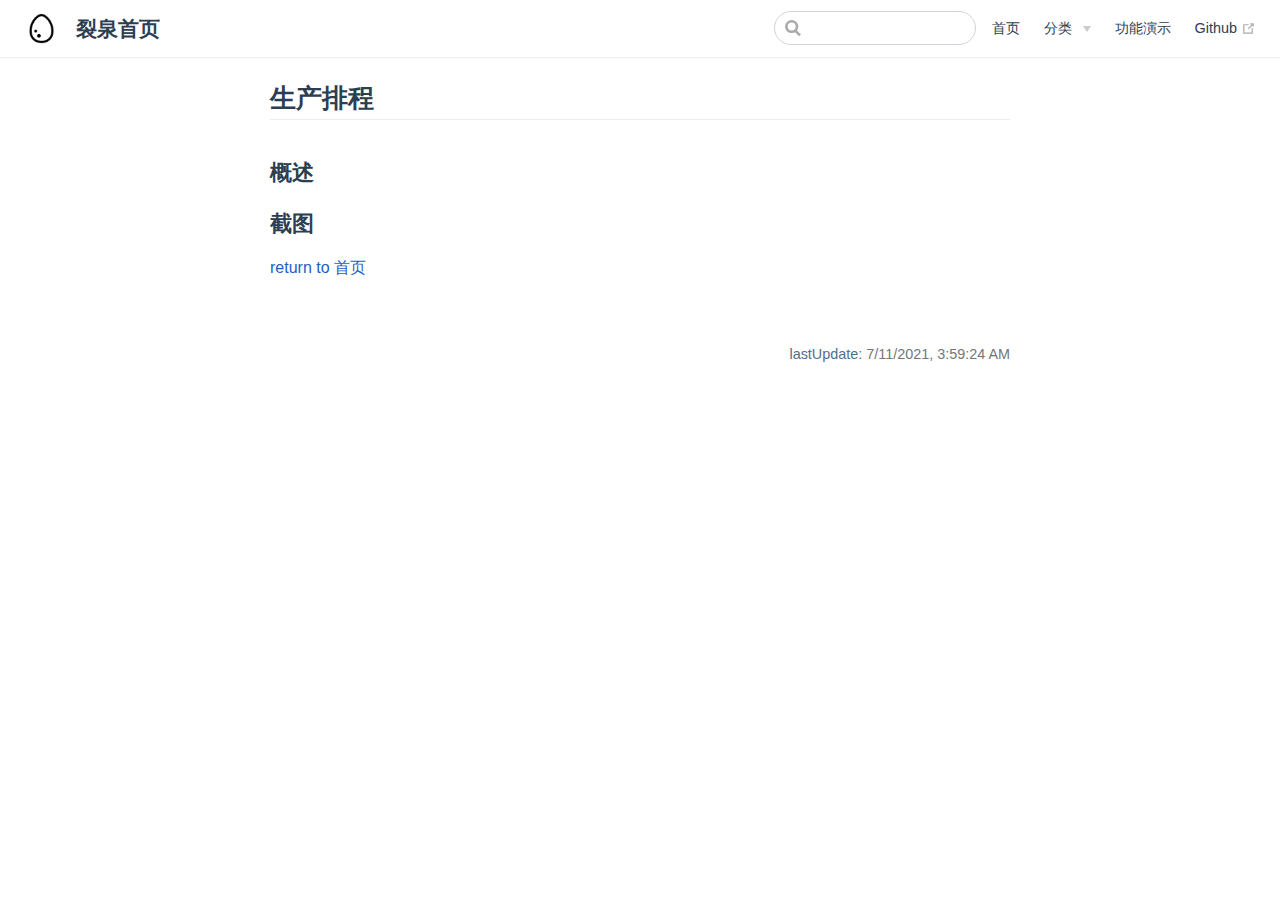
<file: pages/yxStudio/intro_production/ShengChanPaiCheng.html>
<!DOCTYPE html>
<html lang="en-US">
  <head>
    <meta charset="utf-8">
    <meta name="viewport" content="width=device-width,initial-scale=1">
    <title>生产排程 | 裂泉首页</title>
    <meta name="generator" content="VuePress 1.8.2">
    <link rel="icon" href="/egg.png">
    <meta name="description" content="裂泉的前端记录">
    
    <link rel="preload" href="/assets/css/0.styles.2e439d68.css" as="style"><link rel="preload" href="/assets/js/app.6ad8cc41.js" as="script"><link rel="preload" href="/assets/js/2.563133bb.js" as="script"><link rel="preload" href="/assets/js/15.8cd71659.js" as="script"><link rel="prefetch" href="/assets/js/10.48972275.js"><link rel="prefetch" href="/assets/js/11.d6ef512c.js"><link rel="prefetch" href="/assets/js/12.2a4e392f.js"><link rel="prefetch" href="/assets/js/13.192d5bf8.js"><link rel="prefetch" href="/assets/js/14.5380fa94.js"><link rel="prefetch" href="/assets/js/16.5071f476.js"><link rel="prefetch" href="/assets/js/17.b333a7b7.js"><link rel="prefetch" href="/assets/js/3.785ba4e1.js"><link rel="prefetch" href="/assets/js/4.1b315713.js"><link rel="prefetch" href="/assets/js/5.60d772ae.js"><link rel="prefetch" href="/assets/js/6.371eb9e4.js"><link rel="prefetch" href="/assets/js/7.e42fde82.js"><link rel="prefetch" href="/assets/js/8.9e375ef8.js"><link rel="prefetch" href="/assets/js/9.22050a7b.js">
    <link rel="stylesheet" href="/assets/css/0.styles.2e439d68.css">
  </head>
  <body>
    <div id="app" data-server-rendered="true"><div class="theme-container no-sidebar"><header class="navbar"><div class="sidebar-button"><svg xmlns="http://www.w3.org/2000/svg" aria-hidden="true" role="img" viewBox="0 0 448 512" class="icon"><path fill="currentColor" d="M436 124H12c-6.627 0-12-5.373-12-12V80c0-6.627 5.373-12 12-12h424c6.627 0 12 5.373 12 12v32c0 6.627-5.373 12-12 12zm0 160H12c-6.627 0-12-5.373-12-12v-32c0-6.627 5.373-12 12-12h424c6.627 0 12 5.373 12 12v32c0 6.627-5.373 12-12 12zm0 160H12c-6.627 0-12-5.373-12-12v-32c0-6.627 5.373-12 12-12h424c6.627 0 12 5.373 12 12v32c0 6.627-5.373 12-12 12z"></path></svg></div> <a href="/" class="home-link router-link-active"><img src="/egg.png" alt="裂泉首页" class="logo"> <span class="site-name can-hide">裂泉首页</span></a> <div class="links"><div class="search-box"><input aria-label="Search" autocomplete="off" spellcheck="false" value=""> <!----></div> <nav class="nav-links can-hide"><div class="nav-item"><a href="/" class="nav-link">
  首页
</a></div><div class="nav-item"><div class="dropdown-wrapper"><button type="button" aria-label="分类" class="dropdown-title"><span class="title">分类</span> <span class="arrow down"></span></button> <button type="button" aria-label="分类" class="mobile-dropdown-title"><span class="title">分类</span> <span class="arrow right"></span></button> <ul class="nav-dropdown" style="display:none;"><li class="dropdown-item"><!----> <a href="/pages/folder1/test1.html" class="nav-link">
  文章
</a></li><li class="dropdown-item"><!----> <a href="/pages/folder2/test4.html" class="nav-link">
  琐碎
</a></li></ul></div></div><div class="nav-item"><a href="/pages/folder1/test3.html" class="nav-link">
  功能演示
</a></div><div class="nav-item"><a href="https://github.com/dwanda" target="_blank" rel="noopener noreferrer" class="nav-link external">
  Github
  <span><svg xmlns="http://www.w3.org/2000/svg" aria-hidden="true" focusable="false" x="0px" y="0px" viewBox="0 0 100 100" width="15" height="15" class="icon outbound"><path fill="currentColor" d="M18.8,85.1h56l0,0c2.2,0,4-1.8,4-4v-32h-8v28h-48v-48h28v-8h-32l0,0c-2.2,0-4,1.8-4,4v56C14.8,83.3,16.6,85.1,18.8,85.1z"></path> <polygon fill="currentColor" points="45.7,48.7 51.3,54.3 77.2,28.5 77.2,37.2 85.2,37.2 85.2,14.9 62.8,14.9 62.8,22.9 71.5,22.9"></polygon></svg> <span class="sr-only">(opens new window)</span></span></a></div> <!----></nav></div></header> <div class="sidebar-mask"></div> <aside class="sidebar"><nav class="nav-links"><div class="nav-item"><a href="/" class="nav-link">
  首页
</a></div><div class="nav-item"><div class="dropdown-wrapper"><button type="button" aria-label="分类" class="dropdown-title"><span class="title">分类</span> <span class="arrow down"></span></button> <button type="button" aria-label="分类" class="mobile-dropdown-title"><span class="title">分类</span> <span class="arrow right"></span></button> <ul class="nav-dropdown" style="display:none;"><li class="dropdown-item"><!----> <a href="/pages/folder1/test1.html" class="nav-link">
  文章
</a></li><li class="dropdown-item"><!----> <a href="/pages/folder2/test4.html" class="nav-link">
  琐碎
</a></li></ul></div></div><div class="nav-item"><a href="/pages/folder1/test3.html" class="nav-link">
  功能演示
</a></div><div class="nav-item"><a href="https://github.com/dwanda" target="_blank" rel="noopener noreferrer" class="nav-link external">
  Github
  <span><svg xmlns="http://www.w3.org/2000/svg" aria-hidden="true" focusable="false" x="0px" y="0px" viewBox="0 0 100 100" width="15" height="15" class="icon outbound"><path fill="currentColor" d="M18.8,85.1h56l0,0c2.2,0,4-1.8,4-4v-32h-8v28h-48v-48h28v-8h-32l0,0c-2.2,0-4,1.8-4,4v56C14.8,83.3,16.6,85.1,18.8,85.1z"></path> <polygon fill="currentColor" points="45.7,48.7 51.3,54.3 77.2,28.5 77.2,37.2 85.2,37.2 85.2,14.9 62.8,14.9 62.8,22.9 71.5,22.9"></polygon></svg> <span class="sr-only">(opens new window)</span></span></a></div> <!----></nav>  <!----> </aside> <main class="page"> <div class="theme-default-content content__default"><h2 id="生产排程"><a href="#生产排程" class="header-anchor">#</a> 生产排程</h2> <h3 id="概述"><a href="#概述" class="header-anchor">#</a> 概述</h3> <h3 id="截图"><a href="#截图" class="header-anchor">#</a> 截图</h3> <p><a href="/pages/yxStudio/" class="router-link-active">return to 首页</a></p></div> <footer class="page-edit"><!----> <div class="last-updated"><span class="prefix">lastUpdate:</span> <span class="time">7/11/2021, 3:59:24 AM</span></div></footer> <!----> </main></div><div class="global-ui"></div></div>
    <script src="/assets/js/app.6ad8cc41.js" defer></script><script src="/assets/js/2.563133bb.js" defer></script><script src="/assets/js/15.8cd71659.js" defer></script>
  </body>
</html>
</file>
<file: assets/css/0.styles.2e439d68.css>
code[class*=language-],pre[class*=language-]{color:#ccc;background:none;font-family:Consolas,Monaco,Andale Mono,Ubuntu Mono,monospace;font-size:1em;text-align:left;white-space:pre;word-spacing:normal;word-break:normal;word-wrap:normal;line-height:1.5;-moz-tab-size:4;-o-tab-size:4;tab-size:4;-webkit-hyphens:none;hyphens:none}pre[class*=language-]{padding:1em;margin:.5em 0;overflow:auto}:not(pre)>code[class*=language-],pre[class*=language-]{background:#2d2d2d}:not(pre)>code[class*=language-]{padding:.1em;border-radius:.3em;white-space:normal}.token.block-comment,.token.cdata,.token.comment,.token.doctype,.token.prolog{color:#999}.token.punctuation{color:#ccc}.token.attr-name,.token.deleted,.token.namespace,.token.tag{color:#e2777a}.token.function-name{color:#6196cc}.token.boolean,.token.function,.token.number{color:#f08d49}.token.class-name,.token.constant,.token.property,.token.symbol{color:#f8c555}.token.atrule,.token.builtin,.token.important,.token.keyword,.token.selector{color:#cc99cd}.token.attr-value,.token.char,.token.regex,.token.string,.token.variable{color:#7ec699}.token.entity,.token.operator,.token.url{color:#67cdcc}.token.bold,.token.important{font-weight:700}.token.italic{font-style:italic}.token.entity{cursor:help}.token.inserted{color:green}.theme-default-content code{color:#476582;padding:.25rem .5rem;margin:0;font-size:.85em;background-color:rgba(27,31,35,.05);border-radius:3px}.theme-default-content code .token.deleted{color:#ec5975}.theme-default-content code .token.inserted{color:#235dc8}.theme-default-content pre,.theme-default-content pre[class*=language-]{line-height:1.4;padding:1.25rem 1.5rem;margin:.85rem 0;background-color:#282c34;border-radius:6px;overflow:auto}.theme-default-content pre[class*=language-] code,.theme-default-content pre code{color:#fff;padding:0;background-color:transparent;border-radius:0}div[class*=language-]{position:relative;background-color:#282c34;border-radius:6px}div[class*=language-] .highlight-lines{-webkit-user-select:none;user-select:none;padding-top:1.3rem;position:absolute;top:0;left:0;width:100%;line-height:1.4}div[class*=language-] .highlight-lines .highlighted{background-color:rgba(0,0,0,.66)}div[class*=language-] pre,div[class*=language-] pre[class*=language-]{background:transparent;position:relative;z-index:1}div[class*=language-]:before{position:absolute;z-index:3;top:.8em;right:1em;font-size:.75rem;color:hsla(0,0%,100%,.4)}div[class*=language-]:not(.line-numbers-mode) .line-numbers-wrapper{display:none}div[class*=language-].line-numbers-mode .highlight-lines .highlighted{position:relative}div[class*=language-].line-numbers-mode .highlight-lines .highlighted:before{content:" ";position:absolute;z-index:3;left:0;top:0;display:block;width:3.5rem;height:100%;background-color:rgba(0,0,0,.66)}div[class*=language-].line-numbers-mode pre{padding-left:4.5rem;vertical-align:middle}div[class*=language-].line-numbers-mode .line-numbers-wrapper{position:absolute;top:0;width:3.5rem;text-align:center;color:hsla(0,0%,100%,.3);padding:1.25rem 0;line-height:1.4}div[class*=language-].line-numbers-mode .line-numbers-wrapper br{-webkit-user-select:none;user-select:none}div[class*=language-].line-numbers-mode .line-numbers-wrapper .line-number{position:relative;z-index:4;-webkit-user-select:none;user-select:none;font-size:.85em}div[class*=language-].line-numbers-mode:after{content:"";position:absolute;z-index:2;top:0;left:0;width:3.5rem;height:100%;border-radius:6px 0 0 6px;border-right:1px solid rgba(0,0,0,.66);background-color:#282c34}div[class~=language-js]:before{content:"js"}div[class~=language-ts]:before{content:"ts"}div[class~=language-html]:before{content:"html"}div[class~=language-md]:before{content:"md"}div[class~=language-vue]:before{content:"vue"}div[class~=language-css]:before{content:"css"}div[class~=language-sass]:before{content:"sass"}div[class~=language-scss]:before{content:"scss"}div[class~=language-less]:before{content:"less"}div[class~=language-stylus]:before{content:"stylus"}div[class~=language-go]:before{content:"go"}div[class~=language-java]:before{content:"java"}div[class~=language-c]:before{content:"c"}div[class~=language-sh]:before{content:"sh"}div[class~=language-yaml]:before{content:"yaml"}div[class~=language-py]:before{content:"py"}div[class~=language-docker]:before{content:"docker"}div[class~=language-dockerfile]:before{content:"dockerfile"}div[class~=language-makefile]:before{content:"makefile"}div[class~=language-javascript]:before{content:"js"}div[class~=language-typescript]:before{content:"ts"}div[class~=language-markup]:before{content:"html"}div[class~=language-markdown]:before{content:"md"}div[class~=language-json]:before{content:"json"}div[class~=language-ruby]:before{content:"rb"}div[class~=language-python]:before{content:"py"}div[class~=language-bash]:before{content:"sh"}div[class~=language-php]:before{content:"php"}.custom-block .custom-block-title{font-weight:600;margin-bottom:-.4rem}.custom-block.danger,.custom-block.tip,.custom-block.warning{padding:.1rem 1.5rem;border-left-width:.5rem;border-left-style:solid;margin:1rem 0}.custom-block.tip{background-color:#f3f5f7;border-color:#42b983}.custom-block.warning{background-color:rgba(255,229,100,.3);border-color:#e7c000;color:#6b5900}.custom-block.warning .custom-block-title{color:#b29400}.custom-block.warning a{color:#2c3e50}.custom-block.danger{background-color:#ffe6e6;border-color:#c00;color:#4d0000}.custom-block.danger .custom-block-title{color:#900}.custom-block.danger a{color:#2c3e50}.custom-block.details{display:block;position:relative;border-radius:2px;margin:1.6em 0;padding:1.6em;background-color:#eee}.custom-block.details h4{margin-top:0}.custom-block.details figure:last-child,.custom-block.details p:last-child{margin-bottom:0;padding-bottom:0}.custom-block.details summary{outline:none;cursor:pointer}.arrow{display:inline-block;width:0;height:0}.arrow.up{border-bottom:6px solid #ccc}.arrow.down,.arrow.up{border-left:4px solid transparent;border-right:4px solid transparent}.arrow.down{border-top:6px solid #ccc}.arrow.right{border-left:6px solid #ccc}.arrow.left,.arrow.right{border-top:4px solid transparent;border-bottom:4px solid transparent}.arrow.left{border-right:6px solid #ccc}.theme-default-content:not(.custom){max-width:740px;margin:0 auto;padding:2rem 2.5rem}@media (max-width:959px){.theme-default-content:not(.custom){padding:2rem}}@media (max-width:419px){.theme-default-content:not(.custom){padding:1.5rem}}.table-of-contents .badge{vertical-align:middle}body,html{padding:0;margin:0;background-color:#fff}body{font-family:-apple-system,BlinkMacSystemFont,Segoe UI,Roboto,Oxygen,Ubuntu,Cantarell,Fira Sans,Droid Sans,Helvetica Neue,sans-serif;-webkit-font-smoothing:antialiased;-moz-osx-font-smoothing:grayscale;font-size:16px;color:#2c3e50}.page{padding-left:20rem}.navbar{z-index:20;right:0;height:3.6rem;background-color:#fff;box-sizing:border-box;border-bottom:1px solid #eaecef}.navbar,.sidebar-mask{position:fixed;top:0;left:0}.sidebar-mask{z-index:9;width:100vw;height:100vh;display:none}.sidebar{font-size:16px;background-color:#fff;width:20rem;position:fixed;z-index:10;margin:0;top:3.6rem;left:0;bottom:0;box-sizing:border-box;border-right:1px solid #eaecef;overflow-y:auto}.theme-default-content:not(.custom)>:first-child{margin-top:3.6rem}.theme-default-content:not(.custom) a:hover{text-decoration:underline}.theme-default-content:not(.custom) p.demo{padding:1rem 1.5rem;border:1px solid #ddd;border-radius:4px}.theme-default-content:not(.custom) img{max-width:100%}.theme-default-content.custom{padding:0;margin:0}.theme-default-content.custom img{max-width:100%}a{font-weight:500;text-decoration:none}a,p a code{color:#235dc8}p a code{font-weight:400}kbd{background:#eee;border:.15rem solid #ddd;border-bottom:.25rem solid #ddd;border-radius:.15rem;padding:0 .15em}blockquote{font-size:1rem;color:#999;border-left:.2rem solid #dfe2e5;margin:1rem 0;padding:.25rem 0 .25rem 1rem}blockquote>p{margin:0}ol,ul{padding-left:1.2em}strong{font-weight:600}h1,h2,h3,h4,h5,h6{font-weight:600;line-height:1.25}.theme-default-content:not(.custom)>h1,.theme-default-content:not(.custom)>h2,.theme-default-content:not(.custom)>h3,.theme-default-content:not(.custom)>h4,.theme-default-content:not(.custom)>h5,.theme-default-content:not(.custom)>h6{margin-top:-3.1rem;padding-top:4.6rem;margin-bottom:0}.theme-default-content:not(.custom)>h1:first-child,.theme-default-content:not(.custom)>h2:first-child,.theme-default-content:not(.custom)>h3:first-child,.theme-default-content:not(.custom)>h4:first-child,.theme-default-content:not(.custom)>h5:first-child,.theme-default-content:not(.custom)>h6:first-child{margin-top:-1.5rem;margin-bottom:1rem}.theme-default-content:not(.custom)>h1:first-child+.custom-block,.theme-default-content:not(.custom)>h1:first-child+p,.theme-default-content:not(.custom)>h1:first-child+pre,.theme-default-content:not(.custom)>h2:first-child+.custom-block,.theme-default-content:not(.custom)>h2:first-child+p,.theme-default-content:not(.custom)>h2:first-child+pre,.theme-default-content:not(.custom)>h3:first-child+.custom-block,.theme-default-content:not(.custom)>h3:first-child+p,.theme-default-content:not(.custom)>h3:first-child+pre,.theme-default-content:not(.custom)>h4:first-child+.custom-block,.theme-default-content:not(.custom)>h4:first-child+p,.theme-default-content:not(.custom)>h4:first-child+pre,.theme-default-content:not(.custom)>h5:first-child+.custom-block,.theme-default-content:not(.custom)>h5:first-child+p,.theme-default-content:not(.custom)>h5:first-child+pre,.theme-default-content:not(.custom)>h6:first-child+.custom-block,.theme-default-content:not(.custom)>h6:first-child+p,.theme-default-content:not(.custom)>h6:first-child+pre{margin-top:2rem}h1:focus .header-anchor,h1:hover .header-anchor,h2:focus .header-anchor,h2:hover .header-anchor,h3:focus .header-anchor,h3:hover .header-anchor,h4:focus .header-anchor,h4:hover .header-anchor,h5:focus .header-anchor,h5:hover .header-anchor,h6:focus .header-anchor,h6:hover .header-anchor{opacity:1}h1{font-size:2.2rem}h2{font-size:1.65rem;padding-bottom:.3rem;border-bottom:1px solid #eaecef}h3{font-size:1.35rem}a.header-anchor{font-size:.85em;float:left;margin-left:-.87em;padding-right:.23em;margin-top:.125em;opacity:0}a.header-anchor:focus,a.header-anchor:hover{text-decoration:none}.line-number,code,kbd{font-family:source-code-pro,Menlo,Monaco,Consolas,Courier New,monospace}ol,p,ul{line-height:1.7}hr{border:0;border-top:1px solid #eaecef}table{border-collapse:collapse;margin:1rem 0;display:block;overflow-x:auto}tr{border-top:1px solid #dfe2e5}tr:nth-child(2n){background-color:#f6f8fa}td,th{border:1px solid #dfe2e5;padding:.6em 1em}.theme-container.sidebar-open .sidebar-mask{display:block}.theme-container.no-navbar .theme-default-content:not(.custom)>h1,.theme-container.no-navbar h2,.theme-container.no-navbar h3,.theme-container.no-navbar h4,.theme-container.no-navbar h5,.theme-container.no-navbar h6{margin-top:1.5rem;padding-top:0}.theme-container.no-navbar .sidebar{top:0}@media (min-width:720px){.theme-container.no-sidebar .sidebar{display:none}.theme-container.no-sidebar .page{padding-left:0}}@media (max-width:959px){.sidebar{font-size:15px;width:16.4rem}.page{padding-left:16.4rem}}@media (max-width:719px){.sidebar{top:0;padding-top:3.6rem;transform:translateX(-100%);transition:transform .2s ease}.page{padding-left:0}.theme-container.sidebar-open .sidebar{transform:translateX(0)}.theme-container.no-navbar .sidebar{padding-top:0}}@media (max-width:419px){h1{font-size:1.9rem}.theme-default-content div[class*=language-]{margin:.85rem -1.5rem;border-radius:0}}#nprogress{pointer-events:none}#nprogress .bar{background:#235dc8;position:fixed;z-index:1031;top:0;left:0;width:100%;height:2px}#nprogress .peg{display:block;position:absolute;right:0;width:100px;height:100%;box-shadow:0 0 10px #235dc8,0 0 5px #235dc8;opacity:1;transform:rotate(3deg) translateY(-4px)}#nprogress .spinner{display:block;position:fixed;z-index:1031;top:15px;right:15px}#nprogress .spinner-icon{width:18px;height:18px;box-sizing:border-box;border-color:#235dc8 transparent transparent #235dc8;border-style:solid;border-width:2px;border-radius:50%;animation:nprogress-spinner .4s linear infinite}.nprogress-custom-parent{overflow:hidden;position:relative}.nprogress-custom-parent #nprogress .bar,.nprogress-custom-parent #nprogress .spinner{position:absolute}@keyframes nprogress-spinner{0%{transform:rotate(0deg)}to{transform:rotate(1turn)}}.icon.outbound{color:#aaa;display:inline-block;vertical-align:middle;position:relative;top:-1px}.sr-only{position:absolute;width:1px;height:1px;padding:0;margin:-1px;overflow:hidden;clip:rect(0,0,0,0);white-space:nowrap;border-width:0}.home{padding:3.6rem 2rem 0;max-width:960px;margin:0 auto;display:block}.home .hero{text-align:center}.home .hero img{max-width:100%;max-height:280px;display:block;margin:3rem auto 1.5rem}.home .hero h1{font-size:3rem}.home .hero .action,.home .hero .description,.home .hero h1{margin:1.8rem auto}.home .hero .description{max-width:35rem;font-size:1.6rem;line-height:1.3;color:#6a8bad}.home .hero .action-button{display:inline-block;font-size:1.2rem;color:#fff;background-color:#235dc8;padding:.8rem 1.6rem;border-radius:4px;transition:background-color .1s ease;box-sizing:border-box;border-bottom:1px solid #2054b4}.home .hero .action-button:hover{background-color:#2c69da}.home .features{border-top:1px solid #eaecef;padding:1.2rem 0;margin-top:2.5rem;display:flex;flex-wrap:wrap;align-items:flex-start;align-content:stretch;justify-content:space-between}.home .feature{flex-grow:1;flex-basis:30%;max-width:30%}.home .feature h2{font-size:1.4rem;font-weight:500;border-bottom:none;padding-bottom:0;color:#3a5169}.home .feature p{color:#4e6e8e}.home .footer{padding:2.5rem;border-top:1px solid #eaecef;text-align:center;color:#4e6e8e}@media (max-width:719px){.home .features{flex-direction:column}.home .feature{max-width:100%;padding:0 2.5rem}}@media (max-width:419px){.home{padding-left:1.5rem;padding-right:1.5rem}.home .hero img{max-height:210px;margin:2rem auto 1.2rem}.home .hero h1{font-size:2rem}.home .hero .action,.home .hero .description,.home .hero h1{margin:1.2rem auto}.home .hero .description{font-size:1.2rem}.home .hero .action-button{font-size:1rem;padding:.6rem 1.2rem}.home .feature h2{font-size:1.25rem}}.search-box{display:inline-block;position:relative;margin-right:1rem}.search-box input{cursor:text;width:10rem;height:2rem;color:#4e6e8e;display:inline-block;border:1px solid #cfd4db;border-radius:2rem;font-size:.9rem;line-height:2rem;padding:0 .5rem 0 2rem;outline:none;transition:all .2s ease;background:#fff url(/assets/img/search.83621669.svg) .6rem .5rem no-repeat;background-size:1rem}.search-box input:focus{cursor:auto;border-color:#235dc8}.search-box .suggestions{background:#fff;width:20rem;position:absolute;top:2rem;border:1px solid #cfd4db;border-radius:6px;padding:.4rem;list-style-type:none}.search-box .suggestions.align-right{right:0}.search-box .suggestion{line-height:1.4;padding:.4rem .6rem;border-radius:4px;cursor:pointer}.search-box .suggestion a{white-space:normal;color:#5d82a6}.search-box .suggestion a .page-title{font-weight:600}.search-box .suggestion a .header{font-size:.9em;margin-left:.25em}.search-box .suggestion.focused{background-color:#f3f4f5}.search-box .suggestion.focused a{color:#235dc8}@media (max-width:959px){.search-box input{cursor:pointer;width:0;border-color:transparent;position:relative}.search-box input:focus{cursor:text;left:0;width:10rem}}@media (-ms-high-contrast:none){.search-box input{height:2rem}}@media (max-width:959px) and (min-width:719px){.search-box .suggestions{left:0}}@media (max-width:719px){.search-box{margin-right:0}.search-box input{left:1rem}.search-box .suggestions{right:0}}@media (max-width:419px){.search-box .suggestions{width:calc(100vw - 4rem)}.search-box input:focus{width:8rem}}.sidebar-button{cursor:pointer;display:none;width:1.25rem;height:1.25rem;position:absolute;padding:.6rem;top:.6rem;left:1rem}.sidebar-button .icon{display:block;width:1.25rem;height:1.25rem}@media (max-width:719px){.sidebar-button{display:block}}.dropdown-enter,.dropdown-leave-to{height:0!important}.dropdown-wrapper{cursor:pointer}.dropdown-wrapper .dropdown-title,.dropdown-wrapper .mobile-dropdown-title{display:block;font-size:.9rem;font-family:inherit;cursor:inherit;padding:inherit;line-height:1.4rem;background:transparent;border:none;font-weight:500;color:#2c3e50}.dropdown-wrapper .dropdown-title:hover,.dropdown-wrapper .mobile-dropdown-title:hover{border-color:transparent}.dropdown-wrapper .dropdown-title .arrow,.dropdown-wrapper .mobile-dropdown-title .arrow{vertical-align:middle;margin-top:-1px;margin-left:.4rem}.dropdown-wrapper .mobile-dropdown-title{display:none;font-weight:600}.dropdown-wrapper .mobile-dropdown-title font-size inherit:hover{color:#235dc8}.dropdown-wrapper .nav-dropdown .dropdown-item{color:inherit;line-height:1.7rem}.dropdown-wrapper .nav-dropdown .dropdown-item h4{margin:.45rem 0 0;border-top:1px solid #eee;padding:1rem 1.5rem .45rem 1.25rem}.dropdown-wrapper .nav-dropdown .dropdown-item .dropdown-subitem-wrapper{padding:0;list-style:none}.dropdown-wrapper .nav-dropdown .dropdown-item .dropdown-subitem-wrapper .dropdown-subitem{font-size:.9em}.dropdown-wrapper .nav-dropdown .dropdown-item a{display:block;line-height:1.7rem;position:relative;border-bottom:none;font-weight:400;margin-bottom:0;padding:0 1.5rem 0 1.25rem}.dropdown-wrapper .nav-dropdown .dropdown-item a.router-link-active,.dropdown-wrapper .nav-dropdown .dropdown-item a:hover{color:#235dc8}.dropdown-wrapper .nav-dropdown .dropdown-item a.router-link-active:after{content:"";width:0;height:0;border-left:5px solid #235dc8;border-top:3px solid transparent;border-bottom:3px solid transparent;position:absolute;top:calc(50% - 2px);left:9px}.dropdown-wrapper .nav-dropdown .dropdown-item:first-child h4{margin-top:0;padding-top:0;border-top:0}@media (max-width:719px){.dropdown-wrapper.open .dropdown-title{margin-bottom:.5rem}.dropdown-wrapper .dropdown-title{display:none}.dropdown-wrapper .mobile-dropdown-title{display:block}.dropdown-wrapper .nav-dropdown{transition:height .1s ease-out;overflow:hidden}.dropdown-wrapper .nav-dropdown .dropdown-item h4{border-top:0;margin-top:0;padding-top:0}.dropdown-wrapper .nav-dropdown .dropdown-item>a,.dropdown-wrapper .nav-dropdown .dropdown-item h4{font-size:15px;line-height:2rem}.dropdown-wrapper .nav-dropdown .dropdown-item .dropdown-subitem{font-size:14px;padding-left:1rem}}@media (min-width:719px){.dropdown-wrapper{height:1.8rem}.dropdown-wrapper.open .nav-dropdown,.dropdown-wrapper:hover .nav-dropdown{display:block!important}.dropdown-wrapper.open:blur{display:none}.dropdown-wrapper .nav-dropdown{display:none;height:auto!important;box-sizing:border-box;max-height:calc(100vh - 2.7rem);overflow-y:auto;position:absolute;top:100%;right:0;background-color:#fff;padding:.6rem 0;border:1px solid;border-color:#ddd #ddd #ccc;text-align:left;border-radius:.25rem;white-space:nowrap;margin:0}}.nav-links{display:inline-block}.nav-links a{line-height:1.4rem;color:inherit}.nav-links a.router-link-active,.nav-links a:hover{color:#235dc8}.nav-links .nav-item{position:relative;display:inline-block;margin-left:1.5rem;line-height:2rem}.nav-links .nav-item:first-child{margin-left:0}.nav-links .repo-link{margin-left:1.5rem}@media (max-width:719px){.nav-links .nav-item,.nav-links .repo-link{margin-left:0}}@media (min-width:719px){.nav-links a.router-link-active,.nav-links a:hover{color:#2c3e50}.nav-item>a:not(.external).router-link-active,.nav-item>a:not(.external):hover{margin-bottom:-2px;border-bottom:2px solid #2866d9}}.navbar{padding:.7rem 1.5rem;line-height:2.2rem}.navbar a,.navbar img,.navbar span{display:inline-block}.navbar .logo{height:2.2rem;min-width:2.2rem;margin-right:.8rem;vertical-align:top}.navbar .site-name{font-size:1.3rem;font-weight:600;color:#2c3e50;position:relative}.navbar .links{padding-left:1.5rem;box-sizing:border-box;background-color:#fff;white-space:nowrap;font-size:.9rem;position:absolute;right:1.5rem;top:.7rem;display:flex}.navbar .links .search-box{flex:0 0 auto;vertical-align:top}@media (max-width:719px){.navbar{padding-left:4rem}.navbar .can-hide{display:none}.navbar .links{padding-left:1.5rem}.navbar .site-name{width:calc(100vw - 9.4rem);overflow:hidden;white-space:nowrap;text-overflow:ellipsis}}.page-edit{max-width:740px;margin:0 auto;padding:2rem 2.5rem}@media (max-width:959px){.page-edit{padding:2rem}}@media (max-width:419px){.page-edit{padding:1.5rem}}.page-edit{padding-top:1rem;padding-bottom:1rem;overflow:auto}.page-edit .edit-link{display:inline-block}.page-edit .edit-link a{color:#4e6e8e;margin-right:.25rem}.page-edit .last-updated{float:right;font-size:.9em}.page-edit .last-updated .prefix{font-weight:500;color:#4e6e8e}.page-edit .last-updated .time{font-weight:400;color:#767676}@media (max-width:719px){.page-edit .edit-link{margin-bottom:.5rem}.page-edit .last-updated{font-size:.8em;float:none;text-align:left}}.page-nav{max-width:740px;margin:0 auto;padding:2rem 2.5rem}@media (max-width:959px){.page-nav{padding:2rem}}@media (max-width:419px){.page-nav{padding:1.5rem}}.page-nav{padding-top:1rem;padding-bottom:0}.page-nav .inner{min-height:2rem;margin-top:0;border-top:1px solid #eaecef;padding-top:1rem;overflow:auto}.page-nav .next{float:right}.page{padding-bottom:2rem;display:block}.sidebar-group .sidebar-group{padding-left:.5em}.sidebar-group:not(.collapsable) .sidebar-heading:not(.clickable){cursor:auto;color:inherit}.sidebar-group.is-sub-group{padding-left:0}.sidebar-group.is-sub-group>.sidebar-heading{font-size:.95em;line-height:1.4;font-weight:400;padding-left:2rem}.sidebar-group.is-sub-group>.sidebar-heading:not(.clickable){opacity:.5}.sidebar-group.is-sub-group>.sidebar-group-items{padding-left:1rem}.sidebar-group.is-sub-group>.sidebar-group-items>li>.sidebar-link{font-size:.95em;border-left:none}.sidebar-group.depth-2>.sidebar-heading{border-left:none}.sidebar-heading{color:#2c3e50;transition:color .15s ease;cursor:pointer;font-size:1.1em;font-weight:700;padding:.35rem 1.5rem .35rem 1.25rem;width:100%;box-sizing:border-box;margin:0;border-left:.25rem solid transparent}.sidebar-heading.open,.sidebar-heading:hover{color:inherit}.sidebar-heading .arrow{position:relative;top:-.12em;left:.5em}.sidebar-heading.clickable.active{font-weight:600;color:#235dc8;border-left-color:#235dc8}.sidebar-heading.clickable:hover{color:#235dc8}.sidebar-group-items{transition:height .1s ease-out;font-size:.95em;overflow:hidden}.sidebar .sidebar-sub-headers{padding-left:1rem;font-size:.95em}a.sidebar-link{font-size:1em;font-weight:400;display:inline-block;color:#2c3e50;border-left:.25rem solid transparent;padding:.35rem 1rem .35rem 1.25rem;line-height:1.4;width:100%;box-sizing:border-box}a.sidebar-link:hover{color:#235dc8}a.sidebar-link.active{font-weight:600;color:#235dc8;border-left-color:#235dc8}.sidebar-group a.sidebar-link{padding-left:2rem}.sidebar-sub-headers a.sidebar-link{padding-top:.25rem;padding-bottom:.25rem;border-left:none}.sidebar-sub-headers a.sidebar-link.active{font-weight:500}.sidebar ul{padding:0;margin:0;list-style-type:none}.sidebar a{display:inline-block}.sidebar .nav-links{display:none;border-bottom:1px solid #eaecef;padding:.5rem 0 .75rem}.sidebar .nav-links a{font-weight:600}.sidebar .nav-links .nav-item,.sidebar .nav-links .repo-link{display:block;line-height:1.25rem;font-size:1.1em;padding:.5rem 0 .5rem 1.5rem}.sidebar>.sidebar-links{padding:1.5rem 0}.sidebar>.sidebar-links>li>a.sidebar-link{font-size:1.1em;line-height:1.7;font-weight:700}.sidebar>.sidebar-links>li:not(:first-child){margin-top:.75rem}@media (max-width:719px){.sidebar .nav-links{display:block}.sidebar .nav-links .dropdown-wrapper .nav-dropdown .dropdown-item a.router-link-active:after{top:calc(1rem - 2px)}.sidebar>.sidebar-links{padding:1rem 0}}.FirstBottomPage{border-top:1px solid #eaecef;padding-top:30px;margin-top:40px;text-align:center}.color[data-v-34f80c42]{color:#f8a100}.badge[data-v-d8749358]{display:inline-block;font-size:14px;height:18px;line-height:18px;border-radius:3px;padding:0 6px;color:#fff}.badge.green[data-v-d8749358],.badge.tip[data-v-d8749358],.badge[data-v-d8749358]{background-color:#42b983}.badge.error[data-v-d8749358]{background-color:#da5961}.badge.warn[data-v-d8749358],.badge.warning[data-v-d8749358],.badge.yellow[data-v-d8749358]{background-color:#e7c000}.badge+.badge[data-v-d8749358]{margin-left:5px}.theme-code-block[data-v-4402f1ca]{display:none}.theme-code-block__active[data-v-4402f1ca]{display:block}.theme-code-block>pre[data-v-4402f1ca]{background-color:orange}.theme-code-group__nav[data-v-2bc4de3c]{margin-bottom:-35px;background-color:#282c34;padding-bottom:22px;border-top-left-radius:6px;border-top-right-radius:6px;padding-left:10px;padding-top:10px}.theme-code-group__ul[data-v-2bc4de3c]{margin:auto 0;padding-left:0;display:inline-flex;list-style:none}.theme-code-group__nav-tab[data-v-2bc4de3c]{border:0;padding:5px;cursor:pointer;background-color:transparent;font-size:.85em;line-height:1.4;color:hsla(0,0%,100%,.9);font-weight:600}.theme-code-group__nav-tab-active[data-v-2bc4de3c]{border-bottom:1px solid #42b983}.pre-blank[data-v-2bc4de3c]{color:#42b983}
</file>
